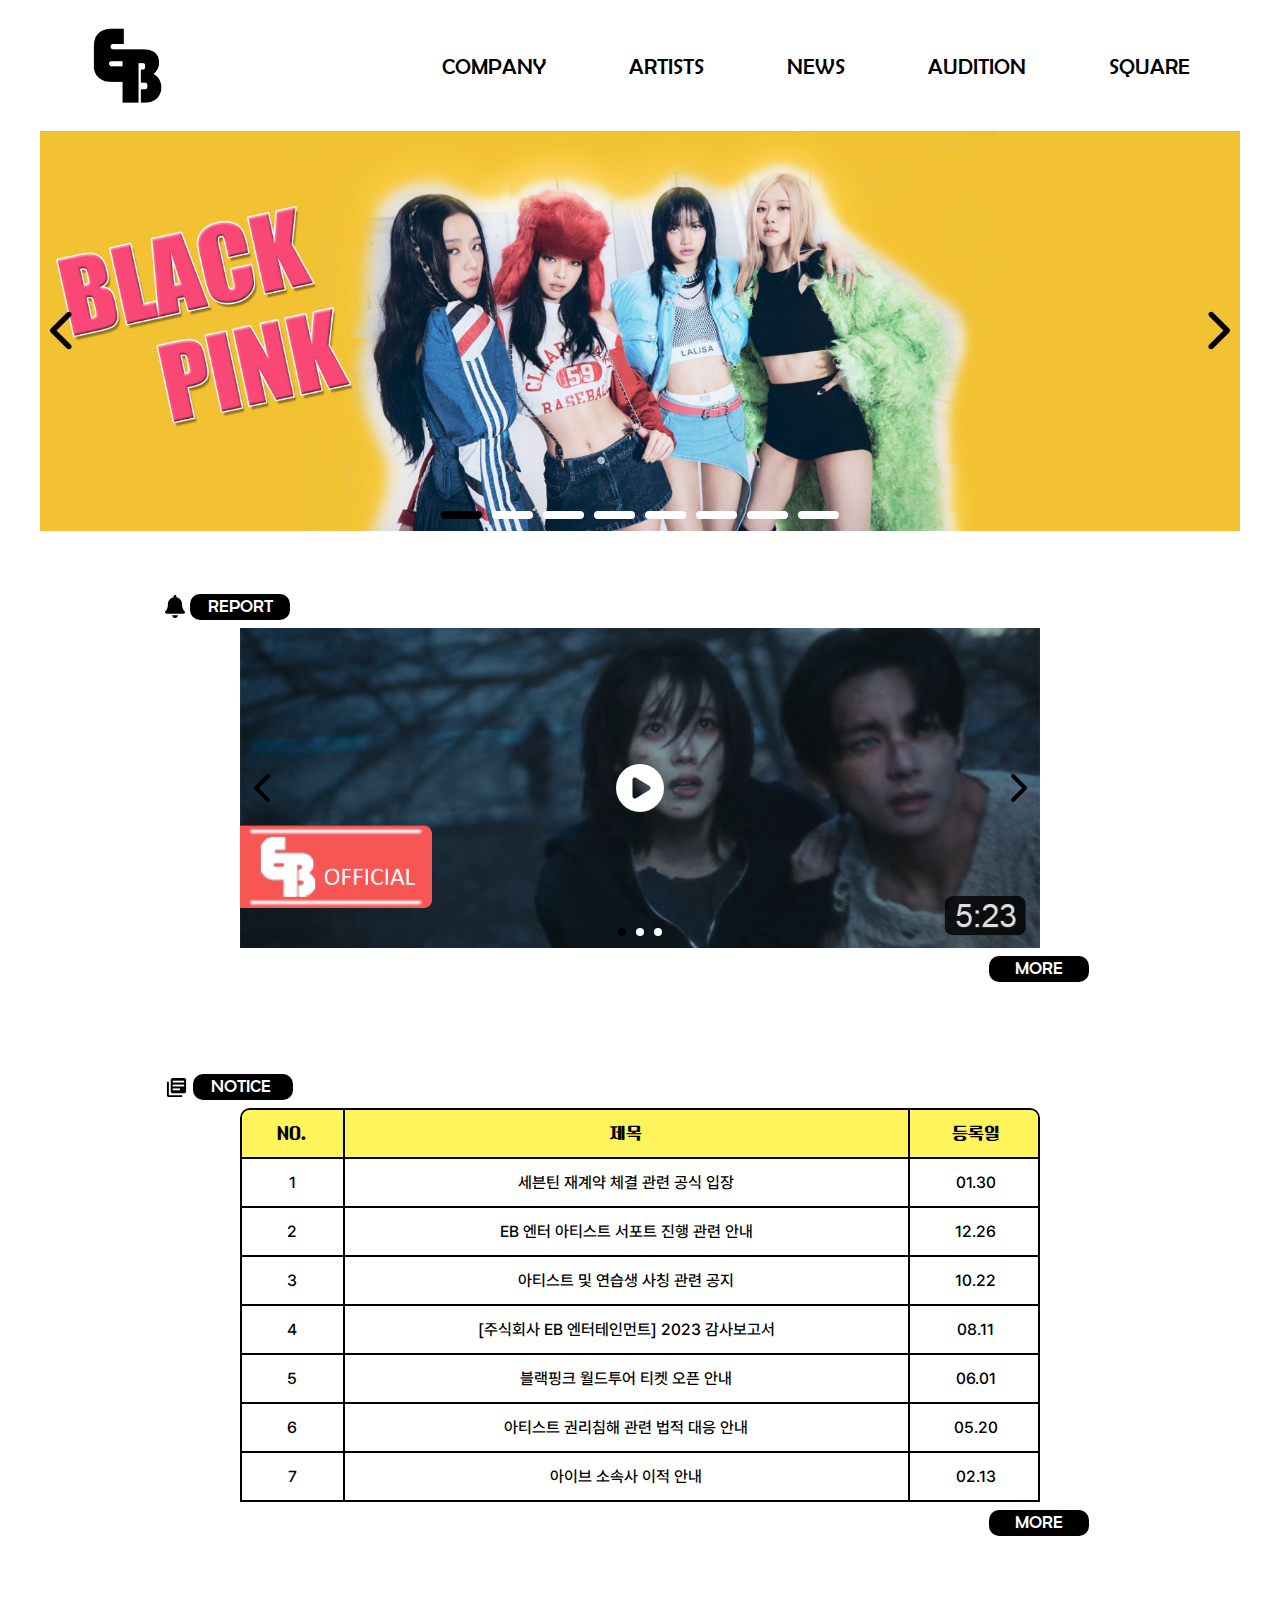
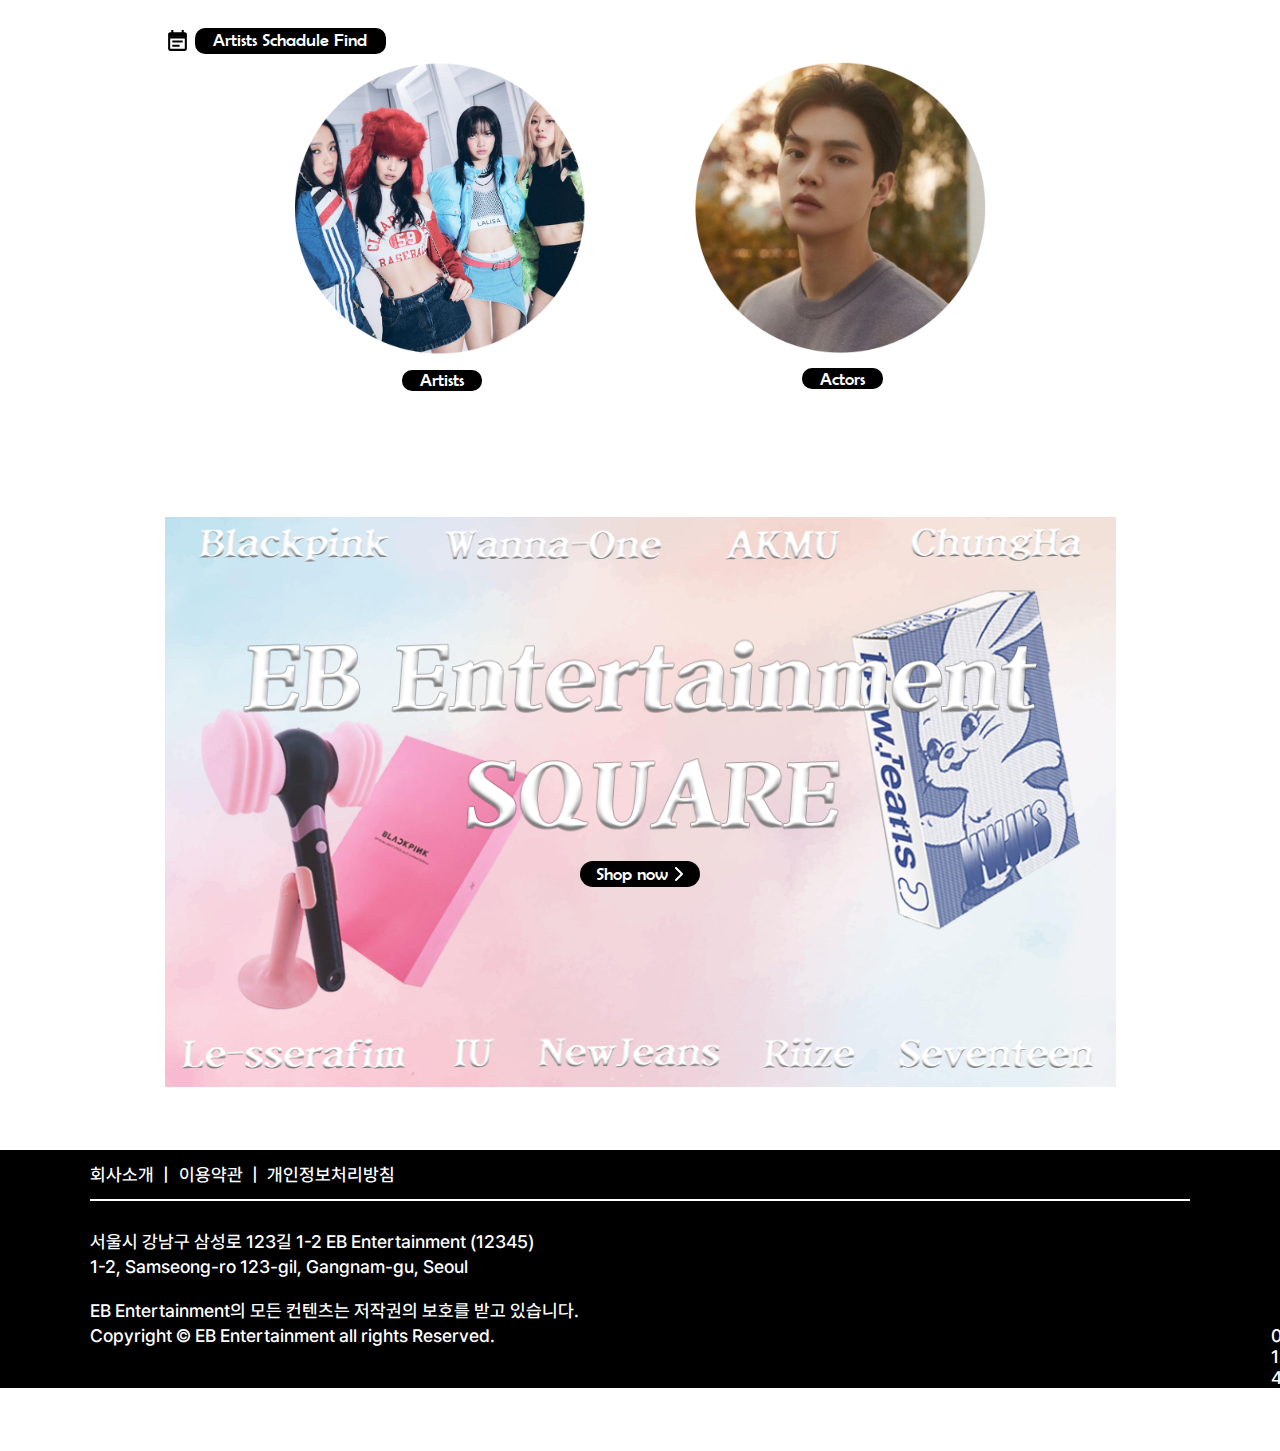
<file: index.html>
<!DOCTYPE html>
<html lang="ko">
<head>
    <meta charset="UTF-8">
    <meta name="viewport" content="width=device-width, initial-scale=1.0">
    <meta property="og:title" content="EB Ent">
    <meta property="og:image" content="./images/img-og.png">
    <meta property="og:description" content="새로운 K-pop의 세계, EB Ent">
    <meta property="og:url" content="https://github.com/eunbi1228/EB-ENT/index.html">
    <link rel="shortcut icon" href="./favicon.png" type="image/x-icon">
    <link rel="stylesheet" href="./css/reset.css">
    <link rel="stylesheet" href="./css/swiper-bundle.min.css">
    <!-- 공통 스타일 -->
    <link rel="stylesheet" href="./css/style.css">
    <!-- index 스타일 -->
    <link rel="stylesheet" href="./css/index.css">
    <script src="./js/swiper-bundle.min.js"></script>
    <script src="./js/jquery.js"></script>
    <script src="./js/index.js"></script>
    <title>EB Ent</title>
</head>
<body>
    <section class="wrap">
        <header class="header">
            <div class="container">
                <h1 class="logo">
                    <a href="./index.html" class="tit">EB Ent</a>
                    <div class="img-box"><a href="./index.html"><img src="./images/logo.png" alt="logo"></a></div>
                </h1>
                <nav>
                    <ul class="main-nav">
                        <li>
                            <a href="./company.html">COMPANY</a>
                            <ul class="sub-nav">
                                <li><a href="./company.html">회사소개</a></li>
                                <li><a href="#">스토리</a></li>
                                <li><a href="#">기업구조</a></li>
                                <li><a href="#">오시는길</a></li>
                            </ul>
                        </li>
                        <li>
                            <a href="./artists.html">ARTISTS</a>
                            <ul class="sub-nav">
                                <li><a href="./artists.html">아티스트</a></li>
                                <li><a href="#">배우</a></li>
                            </ul>
                        </li>
                        <li>
                            <a href="./report.html">NEWS</a>
                            <ul class="sub-nav">
                                <li><a href="./report.html">소식</a></li>
                                <li class="width"><a href="#">공지사항</a></li>
                                <li><a href="#">스케줄</a></li>
                            </ul>
                        </li>
                        <li>
                            <a href="./audition.html">AUDITION</a>
                            <ul class="sub-nav">
                                <li><a href="./audition.html">오디션안내</a></li>
                                <li><a href="#">FAQ</a></li>
                            </ul>
                        </li>
                        <li>
                            <a href="./square.html">SQUARE</a>
                            <ul class="sub-nav">
                                <li><a href="./square.html">굿즈</a></li>
                            </ul>
                        </li>
                    </ul>
                </nav>
            </div>
        </header>
        <section class="sec sec01">
            <div class="container">
                <div class="main">
                    <!-- Slider main container -->
                    <div class="swiper">
                        <!-- Additional required wrapper -->
                        <div class="swiper-wrapper">
                            <!-- Slides -->
                            <div class="swiper-slide swiper-slide01"><a href="#"><img src="./images/img-main01.jpg" alt="main01"></a></div>
                            <div class="swiper-slide swiper-slide02"><a href="#"><img src="./images/img-main02.jpg" alt="main02"></a></div>
                            <div class="swiper-slide swiper-slide03"><a href="#"><img src="./images/img-main03.jpg" alt="main03"></a></div>
                            <div class="swiper-slide swiper-slide04"><a href="#"><img src="./images/img-main04.jpg" alt="main04"></a></div>
                            <div class="swiper-slide swiper-slide05"><a href="#"><img src="./images/img-main05.jpg" alt="main05"></a></div>
                            <div class="swiper-slide swiper-slide06"><a href="#"><img src="./images/img-main06.jpg" alt="main06"></a></div>
                            <div class="swiper-slide swiper-slide07"><a href="#"><img src="./images/img-main07.jpg" alt="main07"></a></div>
                            <div class="swiper-slide swiper-slide08"><a href="#"><img src="./images/img-main08.jpg" alt="main08"></a></div>
                        </div>
                        <!-- If we need pagination -->
                        <div class="swiper-pagination"></div>
                    
                        <!-- If we need navigation buttons -->
                        <div class="swiper-button-prev"></div>
                        <div class="swiper-button-next"></div>
                    </div>
                </div>
            </div>
        </section>
        <section class="sec sec02">
            <div class="container">
                <div class="report">
                    <div class="tit">
                        <h2><span>REPORT</span></h2>
                        <div class="img-box"><img src="./images/ico-bell.svg" alt="ico-bell"></div>
                    </div>
                    <div class="img-box">
                        <a href="#">
                            <svg xmlns="http://www.w3.org/2000/svg" viewBox="0 0 512 512">
                                <path d="M0 256a256 256 0 1 1 512 0A256 256 0 1 1 0 256zM188.3 147.1c-7.6 4.2-12.3 12.3-12.3 20.9V344c0 8.7 4.7 16.7 12.3 20.9s16.8 4.1 24.3-.5l144-88c7.1-4.4 11.5-12.1 11.5-20.5s-4.4-16.1-11.5-20.5l-144-88c-7.4-4.5-16.7-4.7-24.3-.5z"/>
                            </svg>
                        </a>
                    </div>
                    <!-- Slider main container -->
                    <div class="swiper swiper02">
                        <!-- Additional required wrapper -->
                        <div class="swiper-wrapper">
                            <!-- Slides -->
                            <div class="swiper-slide swiper-slide01"><a href="#"><img src="./images/img-main-report01.png" alt="main-report01"></a></div>
                            <div class="swiper-slide swiper-slide02"><a href="#"><img src="./images/img-main-report02.png" alt="main-report02"></a></div>
                            <div class="swiper-slide swiper-slide03"><a href="#"><img src="./images/img-main-report03.png" alt="main-report03"></a></div>
                        </div>
                        <!-- If we need pagination -->
                        <div class="swiper-pagination"></div>
                    
                        <!-- If we need navigation buttons -->
                        <div class="swiper-button-prev"></div>
                        <div class="swiper-button-next"></div>
                    </div>
                    <div class="more"><a href="./report.html"><span>MORE</span></a></div>
                </div>
            </div>
        </section>
        <section class="sec sec03">
            <div class="container">
                <div class="notice">
                    <div class="tit">
                        <h2><span>NOTICE</span></h2>
                        <div class="img-box"><img src="./images/ico-notice.svg" alt="ico-notice"></div>
                    </div>
                    <div class="table-box">
                        <table class="notice-table">
                            <tr>
                                <th>NO.</th>
                                <th>제목</th>
                                <th>등록일</th>
                            </tr>
                            <tr>
                                <td>1</td>
                                <td>세븐틴 재계약 체결 관련 공식 입장</td>
                                <td>01.30</td>
                            </tr>
                            <tr>
                                <td>2</td>
                                <td>EB 엔터 아티스트 서포트 진행 관련 안내 </td>
                                <td>12.26</td>
                            </tr>
                            <tr>
                                <td>3</td>
                                <td>아티스트 및 연습생 사칭 관련 공지</td>
                                <td>10.22</td>
                            </tr>
                            <tr>
                                <td>4</td>
                                <td>[주식회사 EB 엔터테인먼트] 2023 감사보고서</td>
                                <td>08.11</td>
                            </tr>
                            <tr>
                                <td>5</td>
                                <td>블랙핑크 월드투어 티켓 오픈 안내</td>
                                <td>06.01</td>
                            </tr>
                            <tr>
                                <td>6</td>
                                <td>아티스트 권리침해 관련 법적 대응 안내</td>
                                <td>05.20</td>
                            </tr>
                            <tr>
                                <td>7</td>
                                <td>아이브 소속사 이적 안내</td>
                                <td>02.13</td>
                            </tr>
                        </table>
                    </div>
                    <div class="more"><a href="./report.html"><span>MORE</span></a></div>
                </div>
            </div>
        </section>
        <section class="sec sec04">
            <div class="container">
                <div class="tit">
                    <h2><span>Artists Schadule Find</span></h2>
                    <div class="img-box"><img src="./images/ico-scadule.svg" alt="ico-scadule"></div>
                </div>
                <div class="schadule-article">
                    <article>
                        <div class="img-box"><a href="#"><img src="./images/img-art-profile01.png" alt="art-profile"></a></div>
                        <a><span>Artists</span></a>
                    </article>
                    <article>
                        <div class="img-box"><a href="#"><img src="./images/img-act-profile01.png" alt="act-profile"></a></div>
                        <a><span>Actors</span></a>
                    </article>
                </div>
            </div>
        </section>
        <section class="sec sec05">
            <div class="container">
                <div class="square">
                    <div class="img-box"><a href="./square.html"><img src="./images/img-square.png" alt="square"></a></div>
                    <button>
                        <p>Shop now</p>
                        <a href="#">
                            <svg xmlns="http://www.w3.org/2000/svg" viewBox="0 0 320 512">
                                <path d="M310.6 233.4c12.5 12.5 12.5 32.8 0 45.3l-192 192c-12.5 12.5-32.8 12.5-45.3 0s-12.5-32.8 0-45.3L242.7 256 73.4 86.6c-12.5-12.5-12.5-32.8 0-45.3s32.8-12.5 45.3 0l192 192z"/>
                            </svg>
                        </a>
                    </button>
                </div>
            </div>
        </section>
        <footer class="footer">       
            <div class="container">
                <div class="f-left">
                    <nav class="f-nav">
                        <a href="./company.html"><p>회사소개</p></a> |
                        <a href="#"><p>이용약관</p></a> |
                        <a href="#"><p>개인정보처리방침</p></a>
                    </nav>
                    <address>
                        서울시 강남구 삼성로 123길 1-2 EB Entertainment (12345) <br>
                        1-2, Samseong-ro 123-gil, Gangnam-gu, Seoul
                    </address>
                    <p>
                        EB Entertainment의 모든 컨텐츠는 저작권의 보호를 받고 있습니다. <br>
                        Copyright © EB Entertainment all rights Reserved.
                    </p>
                </div>
                <div class="f-right">
                    <ul class="sns">
                        <li class="facebook">
                            <!-- facebook -->
                            <a href="#">
                                <svg xmlns="http://www.w3.org/2000/svg" viewBox="0 0 320 512">
                                    <path d="M80 299.3V512H196V299.3h86.5l18-97.8H196V166.9c0-51.7 20.3-71.5 72.7-71.5c16.3 0 29.4 .4 37 1.2V7.9C291.4 4 256.4 0 236.2 0C129.3 0 80 50.5 80 159.4v42.1H14v97.8H80z"/>
                                </svg>
                            </a>
                        </li>
                        <li class="twitter">
                            <!-- twitter -->
                            <a href="#">
                                <svg xmlns="http://www.w3.org/2000/svg" viewBox="0 0 512 512">
                                    <path d="M389.2 48h70.6L305.6 224.2 487 464H345L233.7 318.6 106.5 464H35.8L200.7 275.5 26.8 48H172.4L272.9 180.9 389.2 48zM364.4 421.8h39.1L151.1 88h-42L364.4 421.8z"/>
                                </svg>
                            </a>
                        </li>
                        <li class="instagram">
                            <!-- instagram -->
                            <a href="#">
                                <svg xmlns="http://www.w3.org/2000/svg" viewBox="0 0 448 512">
                                    <path d="M224.1 141c-63.6 0-114.9 51.3-114.9 114.9s51.3 114.9 114.9 114.9S339 319.5 339 255.9 287.7 141 224.1 141zm0 189.6c-41.1 0-74.7-33.5-74.7-74.7s33.5-74.7 74.7-74.7 74.7 33.5 74.7 74.7-33.6 74.7-74.7 74.7zm146.4-194.3c0 14.9-12 26.8-26.8 26.8-14.9 0-26.8-12-26.8-26.8s12-26.8 26.8-26.8 26.8 12 26.8 26.8zm76.1 27.2c-1.7-35.9-9.9-67.7-36.2-93.9-26.2-26.2-58-34.4-93.9-36.2-37-2.1-147.9-2.1-184.9 0-35.8 1.7-67.6 9.9-93.9 36.1s-34.4 58-36.2 93.9c-2.1 37-2.1 147.9 0 184.9 1.7 35.9 9.9 67.7 36.2 93.9s58 34.4 93.9 36.2c37 2.1 147.9 2.1 184.9 0 35.9-1.7 67.7-9.9 93.9-36.2 26.2-26.2 34.4-58 36.2-93.9 2.1-37 2.1-147.8 0-184.8zM398.8 388c-7.8 19.6-22.9 34.7-42.6 42.6-29.5 11.7-99.5 9-132.1 9s-102.7 2.6-132.1-9c-19.6-7.8-34.7-22.9-42.6-42.6-11.7-29.5-9-99.5-9-132.1s-2.6-102.7 9-132.1c7.8-19.6 22.9-34.7 42.6-42.6 29.5-11.7 99.5-9 132.1-9s102.7-2.6 132.1 9c19.6 7.8 34.7 22.9 42.6 42.6 11.7 29.5 9 99.5 9 132.1s2.7 102.7-9 132.1z"/>
                                </svg>
                            </a>
                        </li>
                        <li class="youtube">
                            <!-- youtube -->
                            <a href="#">
                                <svg xmlns="http://www.w3.org/2000/svg" viewBox="0 0 576 512">
                                    <path d="M549.7 124.1c-6.3-23.7-24.8-42.3-48.3-48.6C458.8 64 288 64 288 64S117.2 64 74.6 75.5c-23.5 6.3-42 24.9-48.3 48.6-11.4 42.9-11.4 132.3-11.4 132.3s0 89.4 11.4 132.3c6.3 23.7 24.8 41.5 48.3 47.8C117.2 448 288 448 288 448s170.8 0 213.4-11.5c23.5-6.3 42-24.2 48.3-47.8 11.4-42.9 11.4-132.3 11.4-132.3s0-89.4-11.4-132.3zm-317.5 213.5V175.2l142.7 81.2-142.7 81.2z"/>
                                </svg>
                            </a>
                        </li>
                    </ul>
                    <p>02-123-4567 / 02-765-4321</p>
                </div>
            </div>
        </footer>
    </section>

    <script>
        // sub-nav jquery 이벤트
        $('.main-nav').mouseover(function(){
            $('.header').addClass('active');
            $('.sub-nav').slideDown(300);
        })
        $('.header').mouseleave(function(){
            $('.header').removeClass('active');
            $('.sub-nav').slideUp(300);
        })
    </script>
</body>
</html>
</file>
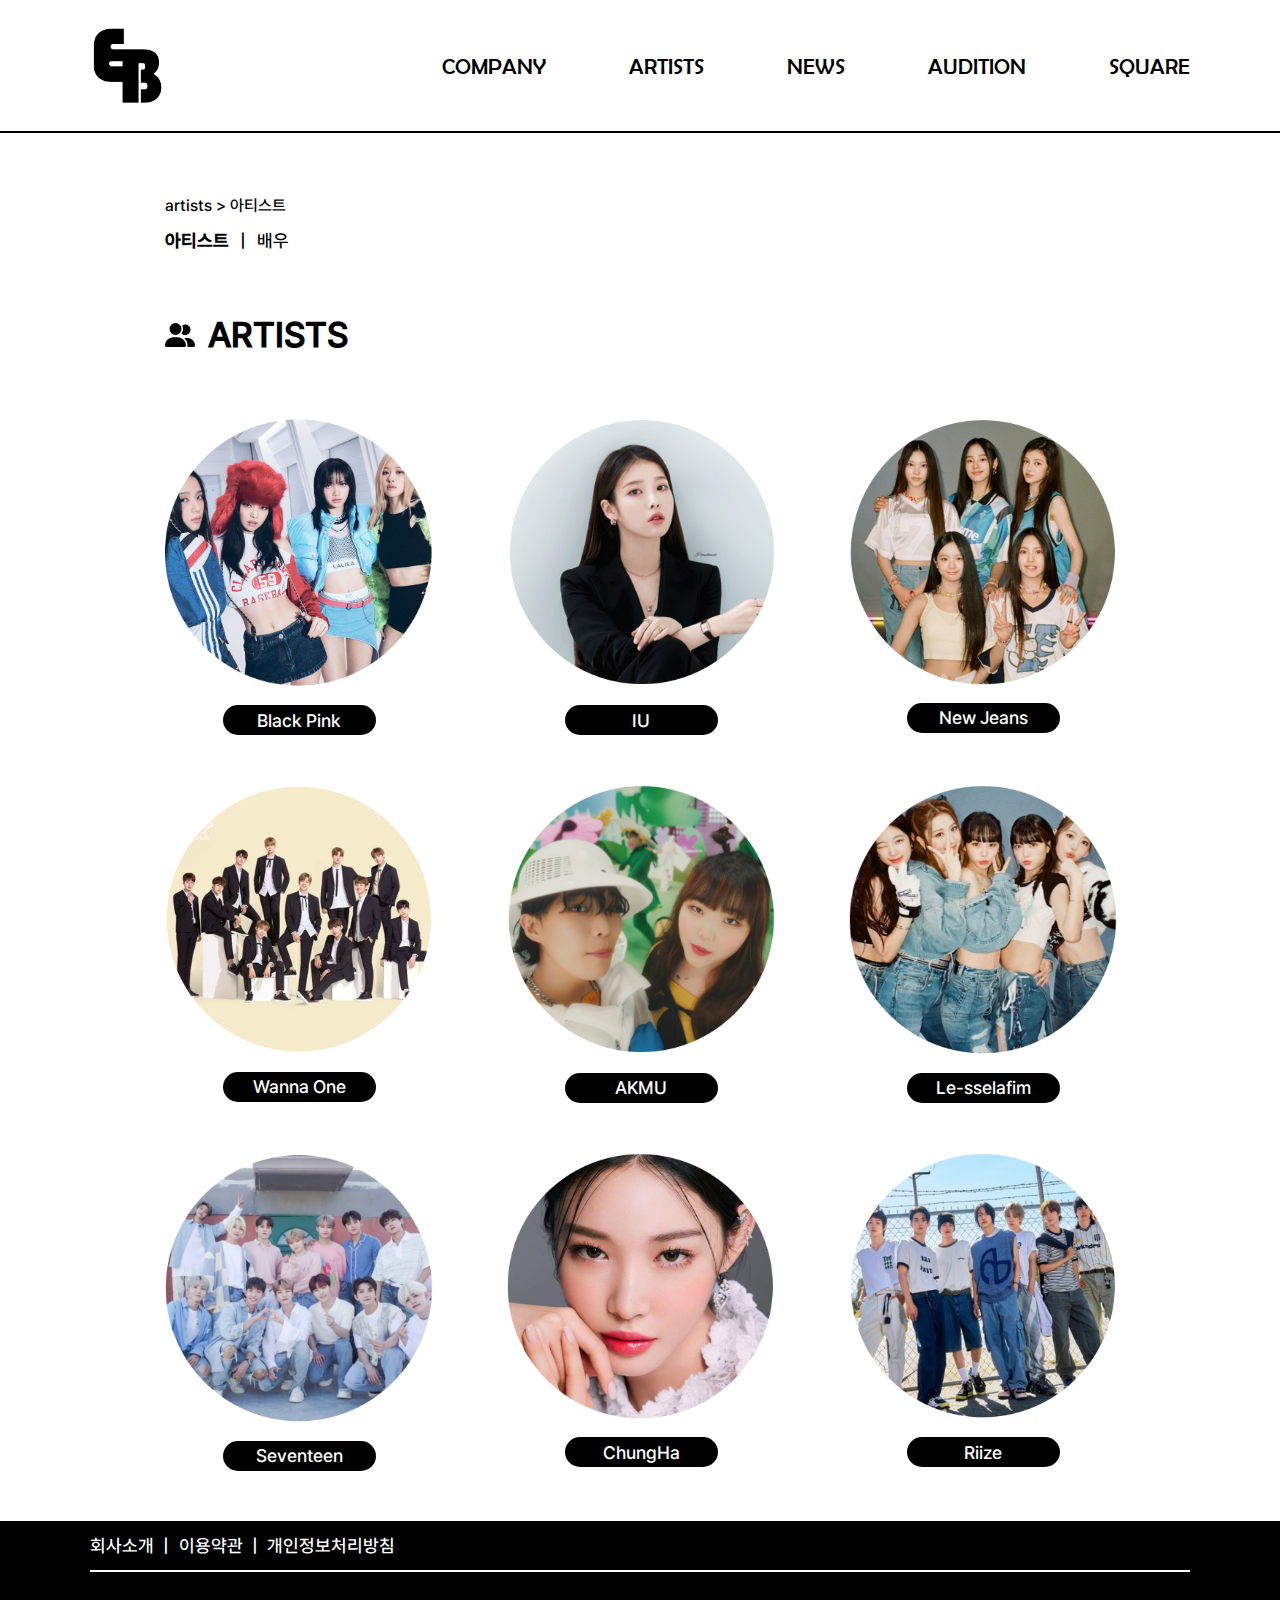
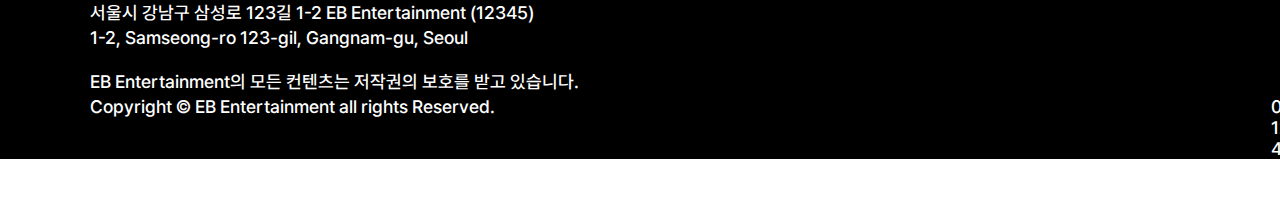
<file: artists.html>
<!DOCTYPE html>
<html lang="ko">
<head>
    <meta charset="UTF-8">
    <meta name="viewport" content="width=device-width, initial-scale=1.0">
    <meta property="og:title" content="EB Ent">
    <meta property="og:image" content="./images/img-og.png">
    <meta property="og:description" content="새로운 K-pop의 세계, EB Ent">
    <meta property="og:url" content="https://github.com/eunbi1228/EB-ENT/index.html">
    <link rel="shortcut icon" href="./favicon.png" type="image/x-icon">
    <link rel="stylesheet" href="./css/reset.css">
    <link rel="stylesheet" href="./css/swiper-bundle.min.css">
    <!-- 공통 스타일 -->
    <link rel="stylesheet" href="./css/style.css">
    <!-- artists 스타일 -->
    <link rel="stylesheet" href="./css/artists.css">
    <script src="./js/swiper-bundle.min.js"></script>
    <script src="./js/jquery.js"></script>
    <script src="./js/index.js"></script>
    <title>EB Ent</title>
</head>
<body>
    <section class="wrap">
        <header class="header">
            <div class="container">
                <h1 class="logo">
                    <a href="./index.html" class="tit">EB Ent</a>
                    <div class="img-box"><a href="./index.html"><img src="./images/logo.png" alt="logo"></a></div>
                </h1>
                <nav>
                    <ul class="main-nav">
                        <li>
                            <a href="./company.html">COMPANY</a>
                            <ul class="sub-nav">
                                <li><a href="./company.html">회사소개</a></li>
                                <li><a href="#">스토리</a></li>
                                <li><a href="#">기업구조</a></li>
                                <li><a href="#">오시는길</a></li>
                            </ul>
                        </li>
                        <li>
                            <a href="./artists.html">ARTISTS</a>
                            <ul class="sub-nav">
                                <li><a href="./artists.html">아티스트</a></li>
                                <li><a href="#">배우</a></li>
                            </ul>
                        </li>
                        <li>
                            <a href="./report.html">NEWS</a>
                            <ul class="sub-nav">
                                <li><a href="./report.html">소식</a></li>
                                <li class="width"><a href="#">공지사항</a></li>
                                <li><a href="#">스케줄</a></li>
                            </ul>
                        </li>
                        <li>
                            <a href="./audition.html">AUDITION</a>
                            <ul class="sub-nav">
                                <li><a href="./audition.html">오디션안내</a></li>
                                <li><a href="#">FAQ</a></li>
                            </ul>
                        </li>
                        <li>
                            <a href="./square.html">SQUARE</a>
                            <ul class="sub-nav">
                                <li><a href="./square.html">굿즈</a></li>
                            </ul>
                        </li>
                    </ul>
                </nav>
            </div>
        </header>
        <section class="sec">
            <div class="container">
                <div class="location">artists > 아티스트</div>
                <nav>
                    <ul class="local-nav">
                        <li><a href="./artists.html">아티스트</a></li> |
                        <li><a href="#">배우</a></li>
                    </ul>
                </nav>
                <section class="sec-txt">
                    <h2><img src="./images/ico-artist.svg" alt="ico-artist"><span>ARTISTS</span></h2>
                    <div class="sec-art">
                        <article>
                            <div class="img-box"><img src="./images/img-art-profile01.png" alt="art-profile01"></div>
                            <p><span>Black Pink</span></p>
                        </article>
                        <article>
                            <div class="img-box"><img src="./images/img-art-profile02.png" alt="art-profile02"></div>
                            <p><span>IU</span></p>
                        </article>
                        <article>
                            <div class="img-box"><img src="./images/img-art-profile03.png" alt="art-profile03"></div>
                            <p><span>New Jeans</span></p>
                        </article>
                        <article>
                            <div class="img-box"><img src="./images/img-art-profile04.png" alt="art-profile04"></div>
                            <p><span>Wanna One</span></p>
                        </article>
                        <article>
                            <div class="img-box"><img src="./images/img-art-profile05.png" alt="art-profile05"></div>
                            <p><span>AKMU</span></p>
                        </article>
                        <article>
                            <div class="img-box"><img src="./images/img-art-profile06.png" alt="art-profile06"></div>
                            <p><span>Le-sselafim</span></p>
                        </article>
                        <article>
                            <div class="img-box"><img src="./images/img-art-profile07.png" alt="art-profile07"></div>
                            <p><span>Seventeen</span></p>
                        </article>
                        <article>
                            <div class="img-box"><img src="./images/img-art-profile08.png" alt="art-profile08"></div>
                            <p><span>ChungHa</span></p>
                        </article>
                        <article>
                            <div class="img-box"><img src="./images/img-art-profile09.png" alt="art-profile09"></div>
                            <p><span>Riize</span></p>
                        </article>
                    </div>
                </section>
            </div>
        </section>
        <footer class="footer">       
            <div class="container">
                <div class="f-left">
                    <nav class="f-nav">
                        <a href="./company.html"><p>회사소개</p></a> |
                        <a href="#"><p>이용약관</p></a> |
                        <a href="#"><p>개인정보처리방침</p></a>
                    </nav>
                    <address>
                        서울시 강남구 삼성로 123길 1-2 EB Entertainment (12345) <br>
                        1-2, Samseong-ro 123-gil, Gangnam-gu, Seoul
                    </address>
                    <p>
                        EB Entertainment의 모든 컨텐츠는 저작권의 보호를 받고 있습니다. <br>
                        Copyright © EB Entertainment all rights Reserved.
                    </p>
                </div>
                <div class="f-right">
                    <ul class="sns">
                        <li class="facebook">
                            <!-- facebook -->
                            <a href="#">
                                <svg xmlns="http://www.w3.org/2000/svg" viewBox="0 0 320 512">
                                    <path d="M80 299.3V512H196V299.3h86.5l18-97.8H196V166.9c0-51.7 20.3-71.5 72.7-71.5c16.3 0 29.4 .4 37 1.2V7.9C291.4 4 256.4 0 236.2 0C129.3 0 80 50.5 80 159.4v42.1H14v97.8H80z"/>
                                </svg>
                            </a>
                        </li>
                        <li class="twitter">
                            <!-- twitter -->
                            <a href="#">
                                <svg xmlns="http://www.w3.org/2000/svg" viewBox="0 0 512 512">
                                    <path d="M389.2 48h70.6L305.6 224.2 487 464H345L233.7 318.6 106.5 464H35.8L200.7 275.5 26.8 48H172.4L272.9 180.9 389.2 48zM364.4 421.8h39.1L151.1 88h-42L364.4 421.8z"/>
                                </svg>
                            </a>
                        </li>
                        <li class="instagram">
                            <!-- instagram -->
                            <a href="#">
                                <svg xmlns="http://www.w3.org/2000/svg" viewBox="0 0 448 512">
                                    <path d="M224.1 141c-63.6 0-114.9 51.3-114.9 114.9s51.3 114.9 114.9 114.9S339 319.5 339 255.9 287.7 141 224.1 141zm0 189.6c-41.1 0-74.7-33.5-74.7-74.7s33.5-74.7 74.7-74.7 74.7 33.5 74.7 74.7-33.6 74.7-74.7 74.7zm146.4-194.3c0 14.9-12 26.8-26.8 26.8-14.9 0-26.8-12-26.8-26.8s12-26.8 26.8-26.8 26.8 12 26.8 26.8zm76.1 27.2c-1.7-35.9-9.9-67.7-36.2-93.9-26.2-26.2-58-34.4-93.9-36.2-37-2.1-147.9-2.1-184.9 0-35.8 1.7-67.6 9.9-93.9 36.1s-34.4 58-36.2 93.9c-2.1 37-2.1 147.9 0 184.9 1.7 35.9 9.9 67.7 36.2 93.9s58 34.4 93.9 36.2c37 2.1 147.9 2.1 184.9 0 35.9-1.7 67.7-9.9 93.9-36.2 26.2-26.2 34.4-58 36.2-93.9 2.1-37 2.1-147.8 0-184.8zM398.8 388c-7.8 19.6-22.9 34.7-42.6 42.6-29.5 11.7-99.5 9-132.1 9s-102.7 2.6-132.1-9c-19.6-7.8-34.7-22.9-42.6-42.6-11.7-29.5-9-99.5-9-132.1s-2.6-102.7 9-132.1c7.8-19.6 22.9-34.7 42.6-42.6 29.5-11.7 99.5-9 132.1-9s102.7-2.6 132.1 9c19.6 7.8 34.7 22.9 42.6 42.6 11.7 29.5 9 99.5 9 132.1s2.7 102.7-9 132.1z"/>
                                </svg>
                            </a>
                        </li>
                        <li class="youtube">
                            <!-- youtube -->
                            <a href="#">
                                <svg xmlns="http://www.w3.org/2000/svg" viewBox="0 0 576 512">
                                    <path d="M549.7 124.1c-6.3-23.7-24.8-42.3-48.3-48.6C458.8 64 288 64 288 64S117.2 64 74.6 75.5c-23.5 6.3-42 24.9-48.3 48.6-11.4 42.9-11.4 132.3-11.4 132.3s0 89.4 11.4 132.3c6.3 23.7 24.8 41.5 48.3 47.8C117.2 448 288 448 288 448s170.8 0 213.4-11.5c23.5-6.3 42-24.2 48.3-47.8 11.4-42.9 11.4-132.3 11.4-132.3s0-89.4-11.4-132.3zm-317.5 213.5V175.2l142.7 81.2-142.7 81.2z"/>
                                </svg>
                            </a>
                        </li>
                    </ul>
                    <p>02-123-4567 / 02-765-4321</p>
                </div>
            </div>
        </footer>
    </section>

    <script>
        // sub-nav jquery 이벤트
        $('.main-nav').mouseover(function(){
            $('.header').addClass('active');
            $('.sub-nav').slideDown(300);
        })
        $('.header').mouseleave(function(){
            $('.header').removeClass('active');
            $('.sub-nav').slideUp(300);
        })
    </script>
</body>
</html>
</file>
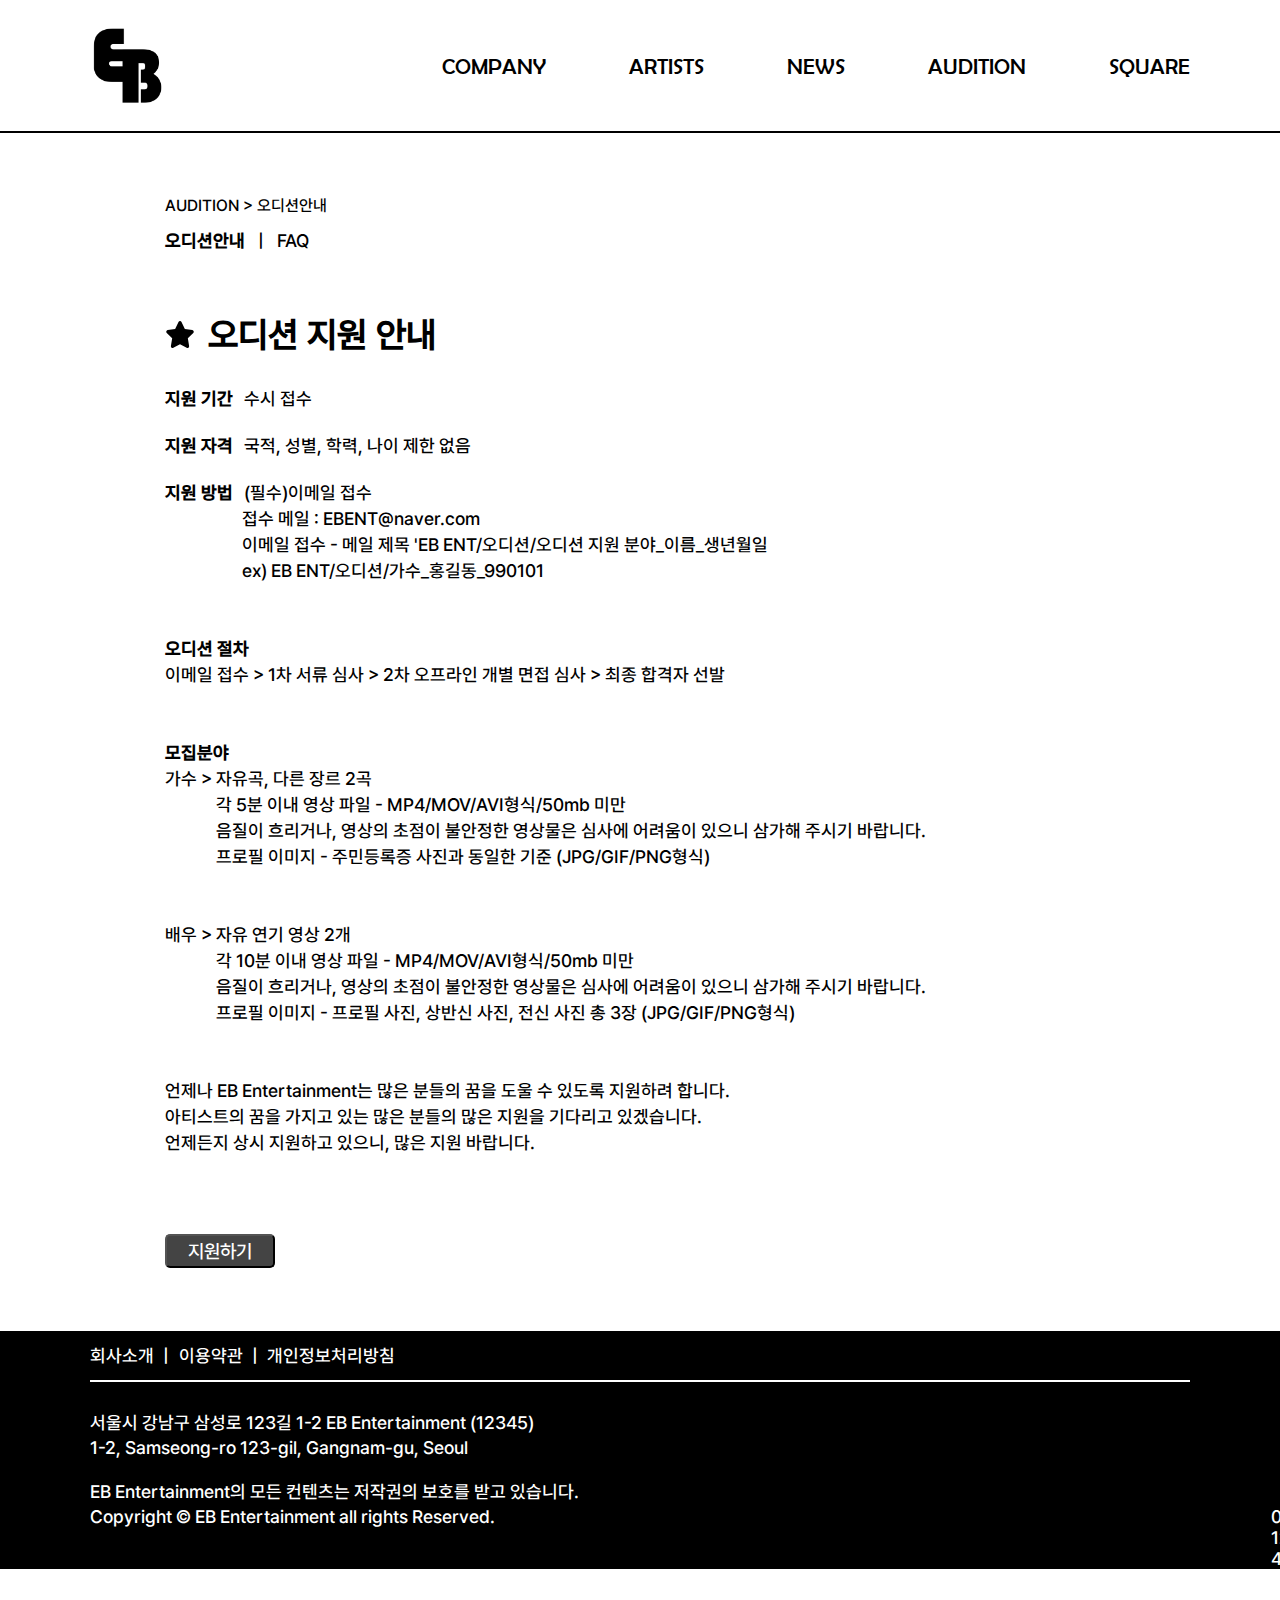
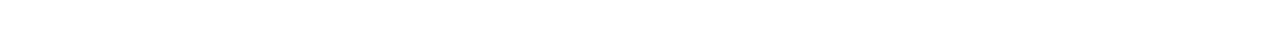
<file: audition.html>
<!DOCTYPE html>
<html lang="ko">
<head>
    <meta charset="UTF-8">
    <meta name="viewport" content="width=device-width, initial-scale=1.0">
    <meta property="og:title" content="EB Ent">
    <meta property="og:image" content="./images/img-og.png">
    <meta property="og:description" content="새로운 K-pop의 세계, EB Ent">
    <meta property="og:url" content="https://github.com/eunbi1228/EB-ENT/index.html">
    <link rel="shortcut icon" href="./favicon.png" type="image/x-icon">
    <link rel="stylesheet" href="./css/reset.css">
    <link rel="stylesheet" href="./css/swiper-bundle.min.css">
    <!-- 공통 스타일 -->
    <link rel="stylesheet" href="./css/style.css">
    <!-- audition 스타일 -->
    <link rel="stylesheet" href="./css/audition.css">
    <script src="./js/swiper-bundle.min.js"></script>
    <script src="./js/jquery.js"></script>
    <script src="./js/index.js"></script>
    <title>EB Ent</title>
</head>
<body>
    <section class="wrap">
        <header class="header">
            <div class="container">
                <h1 class="logo">
                    <a href="./index.html" class="tit">EB Ent</a>
                    <div class="img-box"><a href="./index.html"><img src="./images/logo.png" alt="logo"></a></div>
                </h1>
                <nav>
                    <ul class="main-nav">
                        <li>
                            <a href="./company.html">COMPANY</a>
                            <ul class="sub-nav">
                                <li><a href="./company.html">회사소개</a></li>
                                <li><a href="#">스토리</a></li>
                                <li><a href="#">기업구조</a></li>
                                <li><a href="#">오시는길</a></li>
                            </ul>
                        </li>
                        <li>
                            <a href="./artists.html">ARTISTS</a>
                            <ul class="sub-nav">
                                <li><a href="./artists.html">아티스트</a></li>
                                <li><a href="#">배우</a></li>
                            </ul>
                        </li>
                        <li>
                            <a href="./report.html">NEWS</a>
                            <ul class="sub-nav">
                                <li><a href="./report.html">소식</a></li>
                                <li class="width"><a href="#">공지사항</a></li>
                                <li><a href="#">스케줄</a></li>
                            </ul>
                        </li>
                        <li>
                            <a href="./audition.html">AUDITION</a>
                            <ul class="sub-nav">
                                <li><a href="/audition.html">오디션안내</a></li>
                                <li><a href="#">FAQ</a></li>
                            </ul>
                        </li>
                        <li>
                            <a href="./square.html">SQUARE</a>
                            <ul class="sub-nav">
                                <li><a href="./square.html">굿즈</a></li>
                            </ul>
                        </li>
                    </ul>
                </nav>
            </div>
        </header>
        <section class="sec">
            <div class="container">
                <div class="location">AUDITION > 오디션안내</div>
                <nav>
                    <ul class="local-nav">
                        <li><a href="./audition.html">오디션안내</a></li> |
                        <li><a href="#">FAQ</a></li>
                    </ul>
                </nav>
                <section class="sec-txt">
                    <h2><img src="./images/ico-audition.svg" alt="ico-audition"><span>오디션 지원 안내</span></h2>
                    <p><strong>지원 기간</strong>수시 접수</p><br>
                    <p><strong>지원 자격</strong>국적, 성별, 학력, 나이 제한 없음</p><br>
                    <p>
                        <strong>지원 방법</strong>(필수)이메일 접수<br>
                        <span class="span01">접수 메일 : EBENT@naver.com<br></span>
                        <span class="span01">이메일 접수 - 메일 제목 'EB ENT/오디션/오디션 지원 분야_이름_생년월일<br></span>
                        <span class="span01">ex) EB ENT/오디션/가수_홍길동_990101<br><br><br></span>
                    </p>
                    <p>
                        <strong>오디션 절차</strong><br>
                        이메일 접수 > 1차 서류 심사 > 2차 오프라인 개별 면접 심사 > 최종 합격자 선발<br><br><br>
                    </p>
                    <p>
                        <strong>모집분야</strong><br>
                        가수 > 자유곡, 다른 장르 2곡<br>
                        <span>각 5분 이내 영상 파일 - MP4/MOV/AVI형식/50mb 미만<br></span>
                        <span>음질이 흐리거나, 영상의 초점이 불안정한 영상물은 심사에 어려움이 있으니 삼가해 주시기 바랍니다.<br></span>
                        <span>프로필 이미지 - 주민등록증 사진과 동일한 기준 (JPG/GIF/PNG형식)<br><br><br></span>
                    </p>
                    <p>
                        배우 > 자유 연기 영상 2개<br>
                        <span>각 10분 이내 영상 파일 - MP4/MOV/AVI형식/50mb 미만<br></span>
                        <span>음질이 흐리거나, 영상의 초점이 불안정한 영상물은 심사에 어려움이 있으니 삼가해 주시기 바랍니다.<br></span>
                        <span>프로필 이미지 - 프로필 사진, 상반신 사진, 전신 사진 총 3장 (JPG/GIF/PNG형식)<br><br><br></span>
                    </p>
                    <p>
                        언제나 EB Entertainment는 많은 분들의 꿈을 도울 수 있도록 지원하려 합니다.<br>
                        아티스트의 꿈을 가지고 있는 많은 분들의 많은 지원을 기다리고 있겠습니다.<br>
                        언제든지 상시 지원하고 있으니, 많은 지원 바랍니다.<br><br><br><br>
                    </p>
                    <button><a href="#">지원하기</a></button>
                </section>
            </div>
        </section>
        <footer class="footer">       
            <div class="container">
                <div class="f-left">
                    <nav class="f-nav">
                        <a href="./company.html"><p>회사소개</p></a> |
                        <a href="#"><p>이용약관</p></a> |
                        <a href="#"><p>개인정보처리방침</p></a>
                    </nav>
                    <address>
                        서울시 강남구 삼성로 123길 1-2 EB Entertainment (12345) <br>
                        1-2, Samseong-ro 123-gil, Gangnam-gu, Seoul
                    </address>
                    <p>
                        EB Entertainment의 모든 컨텐츠는 저작권의 보호를 받고 있습니다. <br>
                        Copyright © EB Entertainment all rights Reserved.
                    </p>
                </div>
                <div class="f-right">
                    <ul class="sns">
                        <li class="facebook">
                            <!-- facebook -->
                            <a href="#">
                                <svg xmlns="http://www.w3.org/2000/svg" viewBox="0 0 320 512">
                                    <path d="M80 299.3V512H196V299.3h86.5l18-97.8H196V166.9c0-51.7 20.3-71.5 72.7-71.5c16.3 0 29.4 .4 37 1.2V7.9C291.4 4 256.4 0 236.2 0C129.3 0 80 50.5 80 159.4v42.1H14v97.8H80z"/>
                                </svg>
                            </a>
                        </li>
                        <li class="twitter">
                            <!-- twitter -->
                            <a href="#">
                                <svg xmlns="http://www.w3.org/2000/svg" viewBox="0 0 512 512">
                                    <path d="M389.2 48h70.6L305.6 224.2 487 464H345L233.7 318.6 106.5 464H35.8L200.7 275.5 26.8 48H172.4L272.9 180.9 389.2 48zM364.4 421.8h39.1L151.1 88h-42L364.4 421.8z"/>
                                </svg>
                            </a>
                        </li>
                        <li class="instagram">
                            <!-- instagram -->
                            <a href="#">
                                <svg xmlns="http://www.w3.org/2000/svg" viewBox="0 0 448 512">
                                    <path d="M224.1 141c-63.6 0-114.9 51.3-114.9 114.9s51.3 114.9 114.9 114.9S339 319.5 339 255.9 287.7 141 224.1 141zm0 189.6c-41.1 0-74.7-33.5-74.7-74.7s33.5-74.7 74.7-74.7 74.7 33.5 74.7 74.7-33.6 74.7-74.7 74.7zm146.4-194.3c0 14.9-12 26.8-26.8 26.8-14.9 0-26.8-12-26.8-26.8s12-26.8 26.8-26.8 26.8 12 26.8 26.8zm76.1 27.2c-1.7-35.9-9.9-67.7-36.2-93.9-26.2-26.2-58-34.4-93.9-36.2-37-2.1-147.9-2.1-184.9 0-35.8 1.7-67.6 9.9-93.9 36.1s-34.4 58-36.2 93.9c-2.1 37-2.1 147.9 0 184.9 1.7 35.9 9.9 67.7 36.2 93.9s58 34.4 93.9 36.2c37 2.1 147.9 2.1 184.9 0 35.9-1.7 67.7-9.9 93.9-36.2 26.2-26.2 34.4-58 36.2-93.9 2.1-37 2.1-147.8 0-184.8zM398.8 388c-7.8 19.6-22.9 34.7-42.6 42.6-29.5 11.7-99.5 9-132.1 9s-102.7 2.6-132.1-9c-19.6-7.8-34.7-22.9-42.6-42.6-11.7-29.5-9-99.5-9-132.1s-2.6-102.7 9-132.1c7.8-19.6 22.9-34.7 42.6-42.6 29.5-11.7 99.5-9 132.1-9s102.7-2.6 132.1 9c19.6 7.8 34.7 22.9 42.6 42.6 11.7 29.5 9 99.5 9 132.1s2.7 102.7-9 132.1z"/>
                                </svg>
                            </a>
                        </li>
                        <li class="youtube">
                            <!-- youtube -->
                            <a href="#">
                                <svg xmlns="http://www.w3.org/2000/svg" viewBox="0 0 576 512">
                                    <path d="M549.7 124.1c-6.3-23.7-24.8-42.3-48.3-48.6C458.8 64 288 64 288 64S117.2 64 74.6 75.5c-23.5 6.3-42 24.9-48.3 48.6-11.4 42.9-11.4 132.3-11.4 132.3s0 89.4 11.4 132.3c6.3 23.7 24.8 41.5 48.3 47.8C117.2 448 288 448 288 448s170.8 0 213.4-11.5c23.5-6.3 42-24.2 48.3-47.8 11.4-42.9 11.4-132.3 11.4-132.3s0-89.4-11.4-132.3zm-317.5 213.5V175.2l142.7 81.2-142.7 81.2z"/>
                                </svg>
                            </a>
                        </li>
                    </ul>
                    <p>02-123-4567 / 02-765-4321</p>
                </div>
            </div>
        </footer>
    </section>

    <script>
        // sub-nav jquery 이벤트
        $('.main-nav').mouseover(function(){
            $('.header').addClass('active');
            $('.sub-nav').slideDown(300);
        })
        $('.header').mouseleave(function(){
            $('.header').removeClass('active');
            $('.sub-nav').slideUp(300);
        })
    </script>
</body>
</html>
</file>
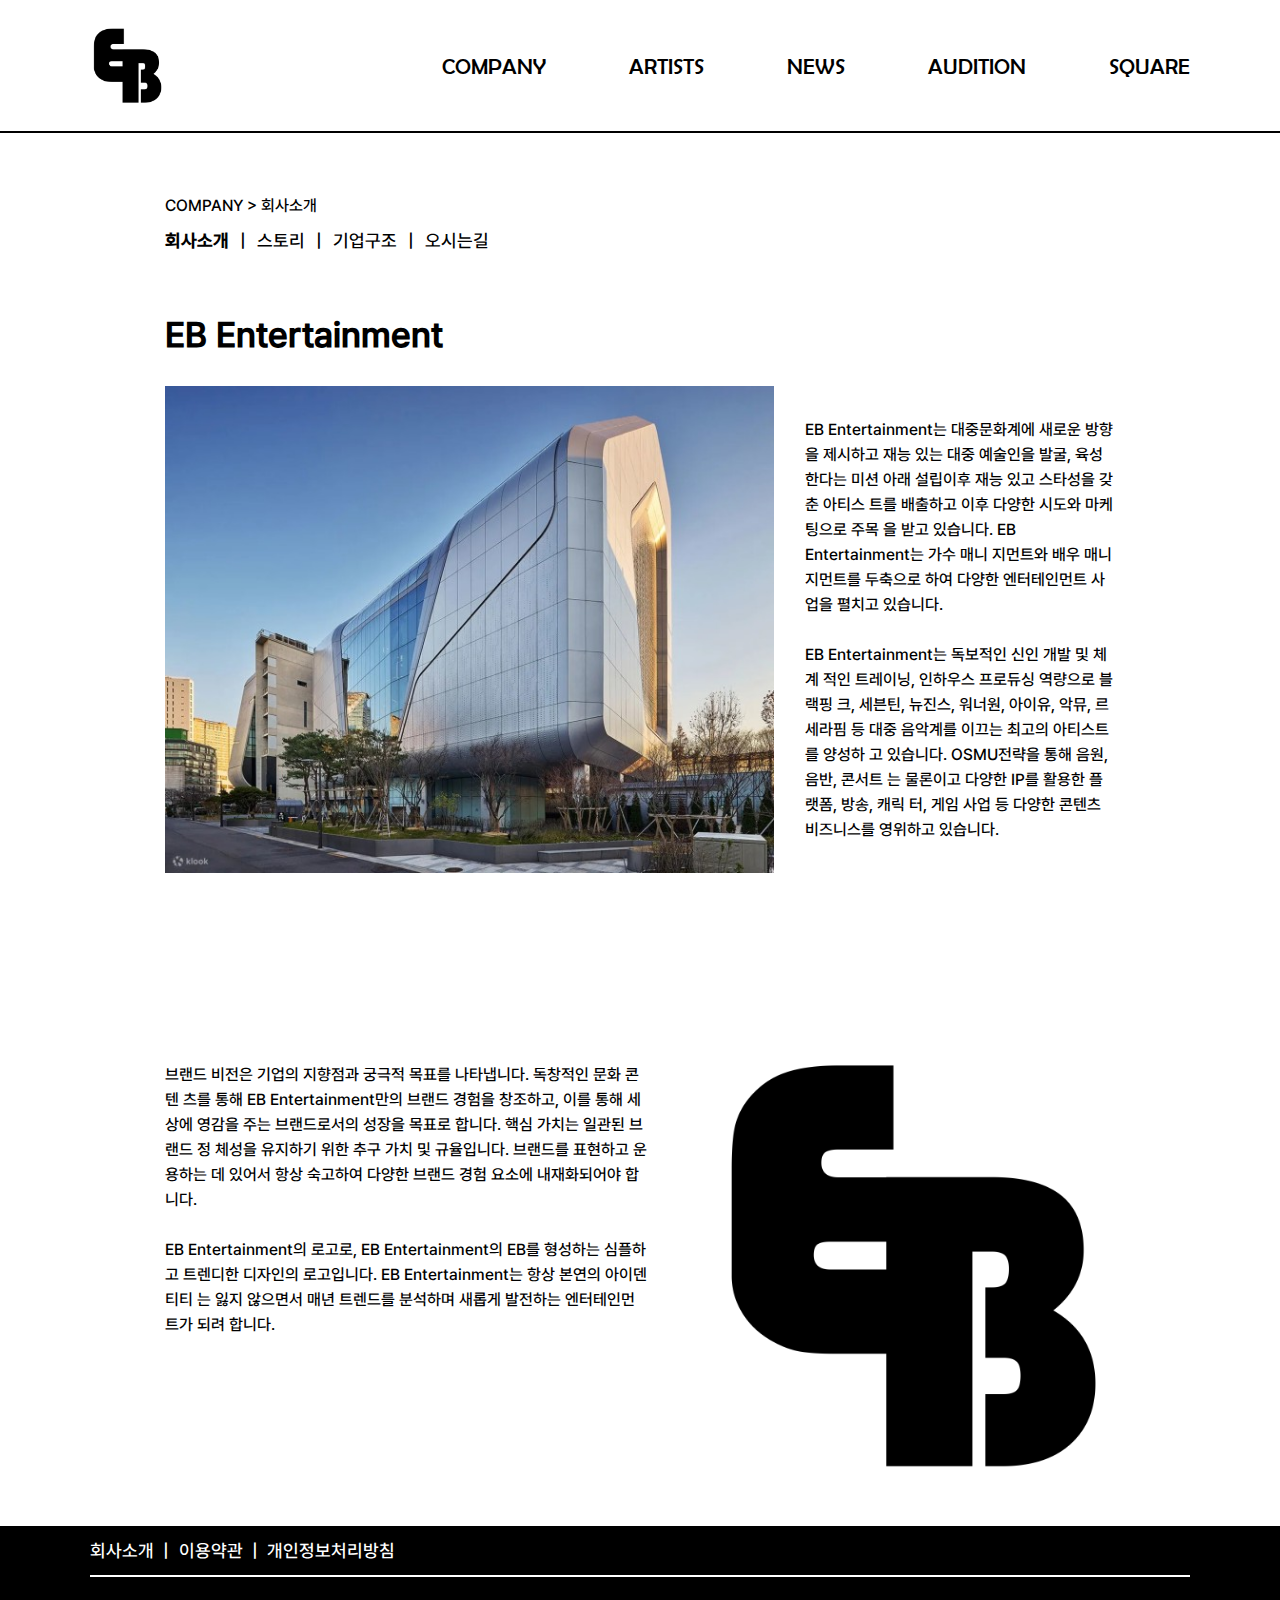
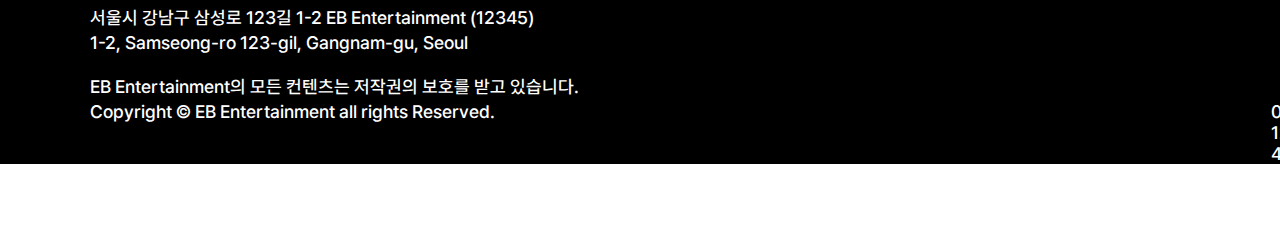
<file: company.html>
<!DOCTYPE html>
<html lang="ko">
<head>
    <meta charset="UTF-8">
    <meta name="viewport" content="width=device-width, initial-scale=1.0">
    <meta property="og:title" content="EB Ent">
    <meta property="og:image" content="./images/img-og.png">
    <meta property="og:description" content="새로운 K-pop의 세계, EB Ent">
    <meta property="og:url" content="https://github.com/eunbi1228/EB-ENT/index.html">
    <link rel="shortcut icon" href="./favicon.png" type="image/x-icon">
    <link rel="stylesheet" href="./css/reset.css">
    <link rel="stylesheet" href="./css/swiper-bundle.min.css">
    <!-- 공통 스타일 -->
    <link rel="stylesheet" href="./css/style.css">
    <!-- company 스타일 -->
    <link rel="stylesheet" href="./css/company.css">
    <script src="./js/swiper-bundle.min.js"></script>
    <script src="./js/jquery.js"></script>
    <script src="./js/index.js"></script>
    <title>EB Ent</title>
</head>
<body>
    <section class="wrap">
        <header class="header">
            <div class="container">
                <h1 class="logo">
                    <a href="./index.html" class="tit">EB Ent</a>
                    <div class="img-box"><a href="./index.html"><img src="./images/logo.png" alt="logo"></a></div>
                </h1>
                <nav>
                    <ul class="main-nav">
                        <li>
                            <a href="./company.html">COMPANY</a>
                            <ul class="sub-nav">
                                <li><a href="./company.html">회사소개</a></li>
                                <li><a href="#">스토리</a></li>
                                <li><a href="#">기업구조</a></li>
                                <li><a href="#">오시는길</a></li>
                            </ul>
                        </li>
                        <li>
                            <a href="./artists.html">ARTISTS</a>
                            <ul class="sub-nav">
                                <li><a href="./artists.html">아티스트</a></li>
                                <li><a href="#">배우</a></li>
                            </ul>
                        </li>
                        <li>
                            <a href="./report.html">NEWS</a>
                            <ul class="sub-nav">
                                <li><a href="./report.html">소식</a></li>
                                <li class="width"><a href="#">공지사항</a></li>
                                <li><a href="#">스케줄</a></li>
                            </ul>
                        </li>
                        <li>
                            <a href="./audition.html">AUDITION</a>
                            <ul class="sub-nav">
                                <li><a href="./audition.html">오디션안내</a></li>
                                <li><a href="#">FAQ</a></li>
                            </ul>
                        </li>
                        <li>
                            <a href="./square.html">SQUARE</a>
                            <ul class="sub-nav">
                                <li><a href="./square.html">굿즈</a></li>
                            </ul>
                        </li>
                    </ul>
                </nav>
            </div>
        </header>
        <section class="sec">
            <div class="container">
                <div class="location">COMPANY > 회사소개</div>
                <nav>
                    <ul class="local-nav">
                        <li><a href="./company.html">회사소개</a></li> |
                        <li><a href="#">스토리</a></li> |
                        <li><a href="#">기업구조</a></li> |
                        <li><a href="#">오시는길</a></li>
                    </ul>
                </nav>
                <section class="sec-txt">
                    <h2>EB Entertainment</h2>
                    <article class="company-art">
                        <div class="img-box-company"><img src="./images/img-company.jpeg" alt="company"></div>
                        <p>
                            EB Entertainment는 대중문화계에 새로운 방향을
                            제시하고 재능 있는 대중 예술인을 발굴, 육성한다는
                            미션 아래 설립이후 재능 있고 스타성을 갖춘 아티스
                            트를 배출하고 이후 다양한 시도와 마케팅으로 주목
                            을 받고 있습니다. EB Entertainment는 가수 매니
                            지먼트와 배우 매니지먼트를 두축으로 하여 다양한
                            엔터테인먼트 사업을 펼치고 있습니다.<br><br>
                            
                            EB Entertainment는 독보적인 신인 개발 및 체계
                            적인 트레이닝, 인하우스 프로듀싱 역량으로 블랙핑
                            크, 세븐틴, 뉴진스, 워너원, 아이유, 악뮤, 르세라핌
                            등 대중 음악계를 이끄는 최고의 아티스트를 양성하
                            고 있습니다. OSMU전략을 통해 음원, 음반, 콘서트
                            는 물론이고 다양한 IP를 활용한 플랫폼, 방송, 캐릭
                            터, 게임 사업 등 다양한 콘텐츠 비즈니스를 영위하고
                            있습니다.
                        </p>
                    </article>
                    <article class="logo-art">
                        <div class="img-box-logo"><img src="./images/logo.png" alt="logo"></div>
                        <p>
                            브랜드 비전은 기업의 지향점과 궁극적 목표를 나타냅니다. 독창적인 문화 콘텐
                            츠를 통해 EB Entertainment만의 브랜드 경험을 창조하고, 이를 통해 세상에
                            영감을 주는 브랜드로서의 성장을 목표로 합니다. 핵심 가치는 일관된 브랜드 정
                            체성을 유지하기 위한 추구 가치 및 규율입니다. 브랜드를 표현하고 운용하는 데
                            있어서 항상 숙고하여 다양한 브랜드 경험 요소에 내재화되어야 합니다.<br><br>
                            
                            EB Entertainment의 로고로, EB Entertainment의 EB를 형성하는 심플하고
                            트렌디한 디자인의 로고입니다. EB Entertainment는 항상 본연의 아이덴티티
                            는 잃지 않으면서 매년 트렌드를 분석하며 새롭게 발전하는 엔터테인먼트가 되려
                            합니다.
                        </p>
                    </article>
                </section>
            </div>
        </section>
        <footer class="footer">       
            <div class="container">
                <div class="f-left">
                    <nav class="f-nav">
                        <a href="./company.html"><p>회사소개</p></a> |
                        <a href="#"><p>이용약관</p></a> |
                        <a href="#"><p>개인정보처리방침</p></a>
                    </nav>
                    <address>
                        서울시 강남구 삼성로 123길 1-2 EB Entertainment (12345) <br>
                        1-2, Samseong-ro 123-gil, Gangnam-gu, Seoul
                    </address>
                    <p>
                        EB Entertainment의 모든 컨텐츠는 저작권의 보호를 받고 있습니다. <br>
                        Copyright © EB Entertainment all rights Reserved.
                    </p>
                </div>
                <div class="f-right">
                    <ul class="sns">
                        <li class="facebook">
                            <!-- facebook -->
                            <a href="#">
                                <svg xmlns="http://www.w3.org/2000/svg" viewBox="0 0 320 512">
                                    <path d="M80 299.3V512H196V299.3h86.5l18-97.8H196V166.9c0-51.7 20.3-71.5 72.7-71.5c16.3 0 29.4 .4 37 1.2V7.9C291.4 4 256.4 0 236.2 0C129.3 0 80 50.5 80 159.4v42.1H14v97.8H80z"/>
                                </svg>
                            </a>
                        </li>
                        <li class="twitter">
                            <!-- twitter -->
                            <a href="#">
                                <svg xmlns="http://www.w3.org/2000/svg" viewBox="0 0 512 512">
                                    <path d="M389.2 48h70.6L305.6 224.2 487 464H345L233.7 318.6 106.5 464H35.8L200.7 275.5 26.8 48H172.4L272.9 180.9 389.2 48zM364.4 421.8h39.1L151.1 88h-42L364.4 421.8z"/>
                                </svg>
                            </a>
                        </li>
                        <li class="instagram">
                            <!-- instagram -->
                            <a href="#">
                                <svg xmlns="http://www.w3.org/2000/svg" viewBox="0 0 448 512">
                                    <path d="M224.1 141c-63.6 0-114.9 51.3-114.9 114.9s51.3 114.9 114.9 114.9S339 319.5 339 255.9 287.7 141 224.1 141zm0 189.6c-41.1 0-74.7-33.5-74.7-74.7s33.5-74.7 74.7-74.7 74.7 33.5 74.7 74.7-33.6 74.7-74.7 74.7zm146.4-194.3c0 14.9-12 26.8-26.8 26.8-14.9 0-26.8-12-26.8-26.8s12-26.8 26.8-26.8 26.8 12 26.8 26.8zm76.1 27.2c-1.7-35.9-9.9-67.7-36.2-93.9-26.2-26.2-58-34.4-93.9-36.2-37-2.1-147.9-2.1-184.9 0-35.8 1.7-67.6 9.9-93.9 36.1s-34.4 58-36.2 93.9c-2.1 37-2.1 147.9 0 184.9 1.7 35.9 9.9 67.7 36.2 93.9s58 34.4 93.9 36.2c37 2.1 147.9 2.1 184.9 0 35.9-1.7 67.7-9.9 93.9-36.2 26.2-26.2 34.4-58 36.2-93.9 2.1-37 2.1-147.8 0-184.8zM398.8 388c-7.8 19.6-22.9 34.7-42.6 42.6-29.5 11.7-99.5 9-132.1 9s-102.7 2.6-132.1-9c-19.6-7.8-34.7-22.9-42.6-42.6-11.7-29.5-9-99.5-9-132.1s-2.6-102.7 9-132.1c7.8-19.6 22.9-34.7 42.6-42.6 29.5-11.7 99.5-9 132.1-9s102.7-2.6 132.1 9c19.6 7.8 34.7 22.9 42.6 42.6 11.7 29.5 9 99.5 9 132.1s2.7 102.7-9 132.1z"/>
                                </svg>
                            </a>
                        </li>
                        <li class="youtube">
                            <!-- youtube -->
                            <a href="#">
                                <svg xmlns="http://www.w3.org/2000/svg" viewBox="0 0 576 512">
                                    <path d="M549.7 124.1c-6.3-23.7-24.8-42.3-48.3-48.6C458.8 64 288 64 288 64S117.2 64 74.6 75.5c-23.5 6.3-42 24.9-48.3 48.6-11.4 42.9-11.4 132.3-11.4 132.3s0 89.4 11.4 132.3c6.3 23.7 24.8 41.5 48.3 47.8C117.2 448 288 448 288 448s170.8 0 213.4-11.5c23.5-6.3 42-24.2 48.3-47.8 11.4-42.9 11.4-132.3 11.4-132.3s0-89.4-11.4-132.3zm-317.5 213.5V175.2l142.7 81.2-142.7 81.2z"/>
                                </svg>
                            </a>
                        </li>
                    </ul>
                    <p>02-123-4567 / 02-765-4321</p>
                </div>
            </div>
        </footer>
    </section>

    <script>
        // sub-nav jquery 이벤트
        $('.main-nav').mouseover(function(){
            $('.header').addClass('active');
            $('.sub-nav').slideDown(300);
        })
        $('.header').mouseleave(function(){
            $('.header').removeClass('active');
            $('.sub-nav').slideUp(300);
        })
    </script>
</body>
</html>
</file>
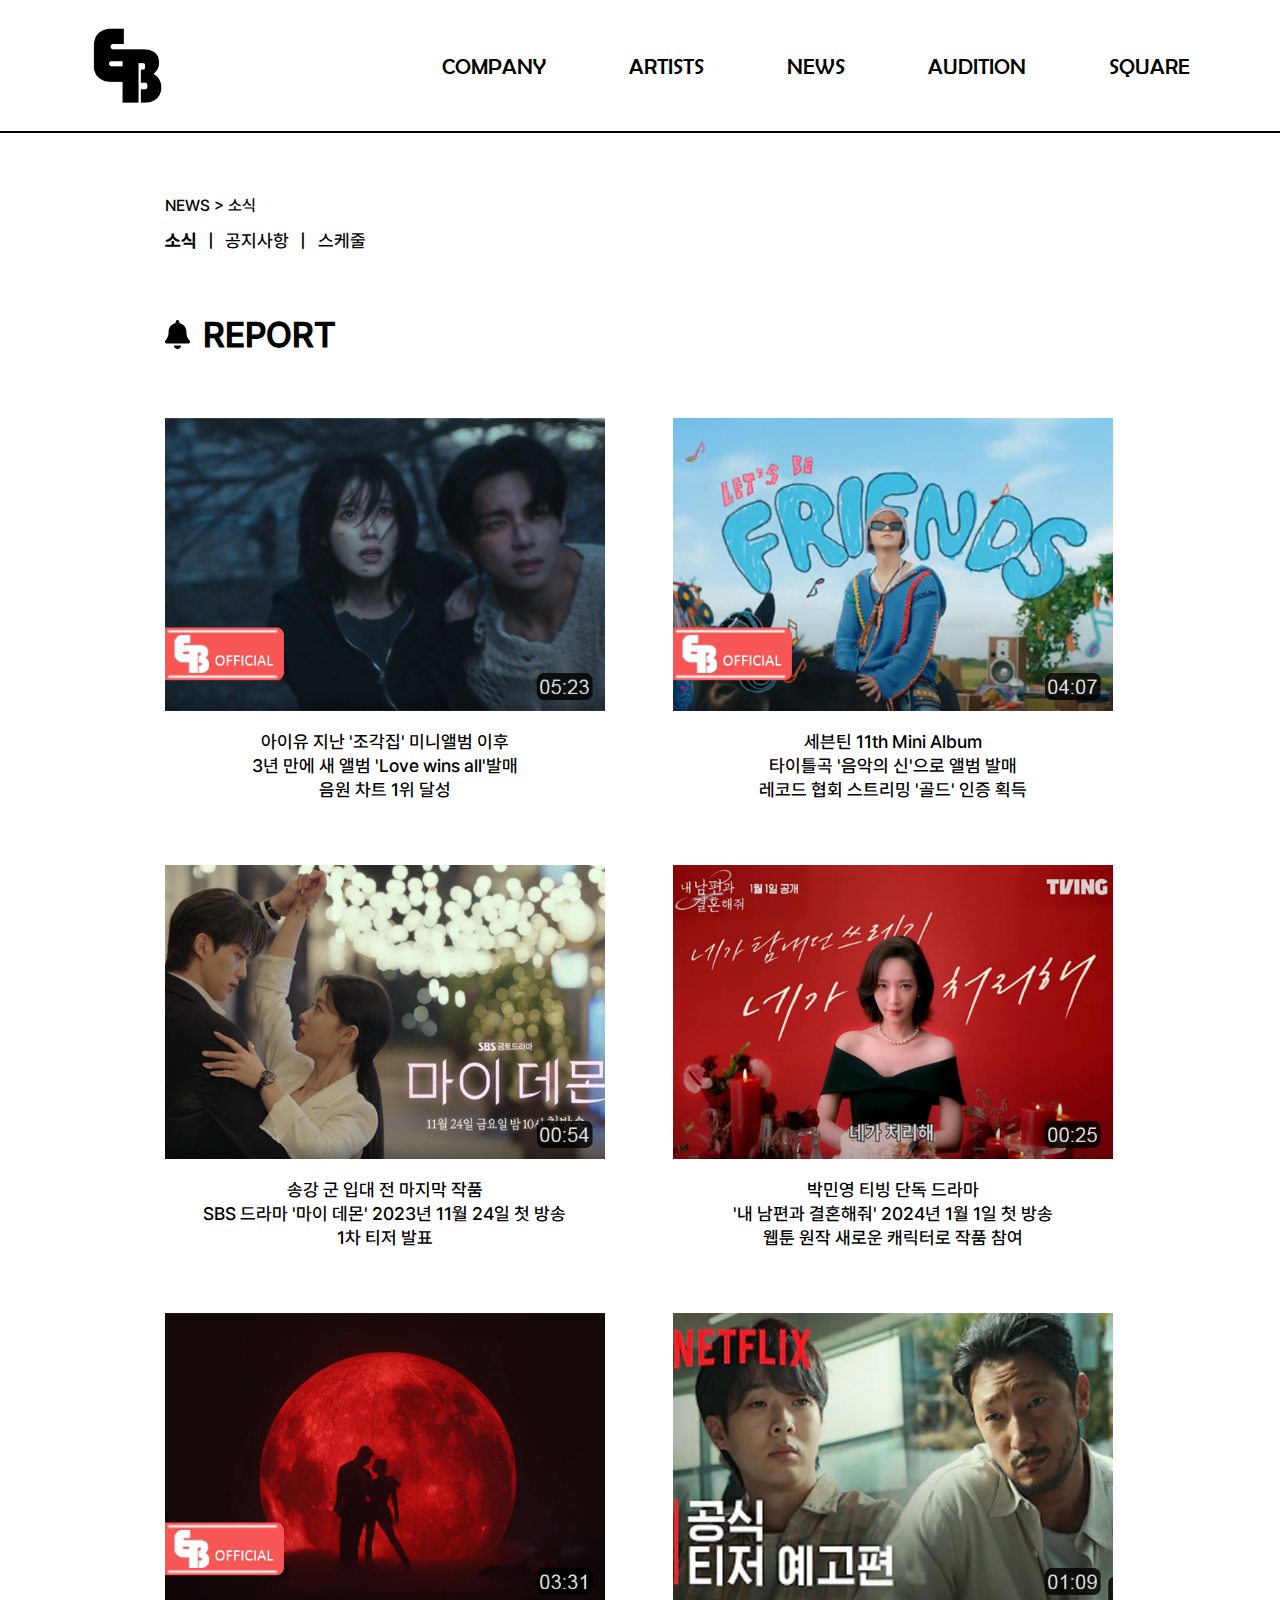
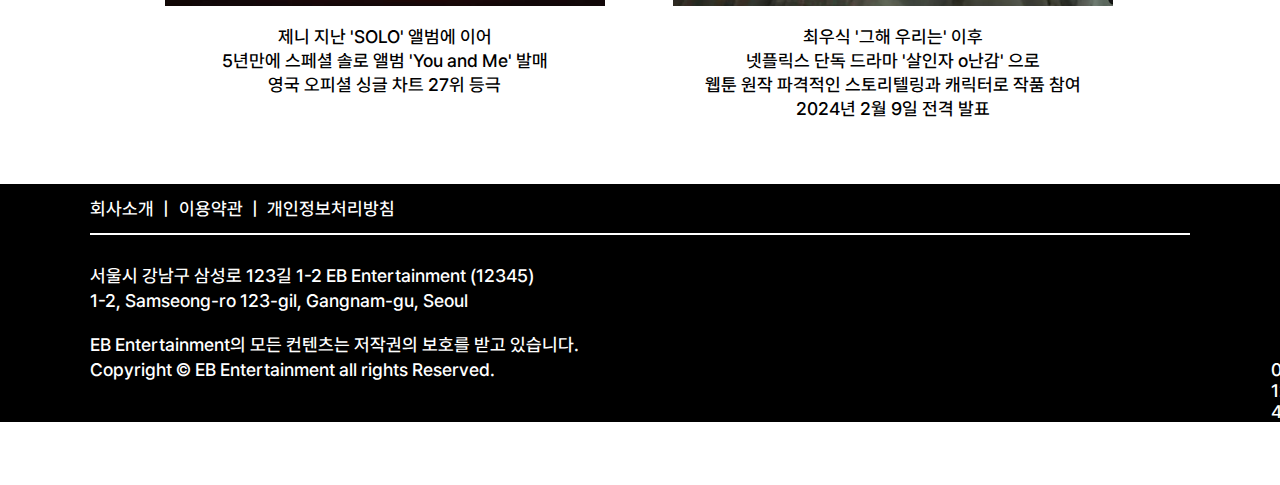
<file: report.html>
<!DOCTYPE html>
<html lang="ko">
<head>
    <meta charset="UTF-8">
    <meta name="viewport" content="width=device-width, initial-scale=1.0">
    <meta property="og:title" content="EB Ent">
    <meta property="og:image" content="./images/img-og.png">
    <meta property="og:description" content="새로운 K-pop의 세계, EB Ent">
    <meta property="og:url" content="https://github.com/eunbi1228/EB-ENT/index.html">
    <link rel="shortcut icon" href="./favicon.png" type="image/x-icon">
    <link rel="stylesheet" href="./css/reset.css">
    <link rel="stylesheet" href="./css/swiper-bundle.min.css">
    <!-- 공통 스타일 -->
    <link rel="stylesheet" href="./css/style.css">
    <!-- report 스타일 -->
    <link rel="stylesheet" href="./css/report.css">
    <script src="./js/swiper-bundle.min.js"></script>
    <script src="./js/jquery.js"></script>
    <script src="./js/index.js"></script>
    <title>EB Ent</title>
</head>
<body>
    <section class="wrap">
        <header class="header">
            <div class="container">
                <h1 class="logo">
                    <a href="./index.html" class="tit">EB Ent</a>
                    <div class="img-box"><a href="./index.html"><img src="./images/logo.png" alt="logo"></a></div>
                </h1>
                <nav>
                    <ul class="main-nav">
                        <li>
                            <a href="./company.html">COMPANY</a>
                            <ul class="sub-nav">
                                <li><a href="./company.html">회사소개</a></li>
                                <li><a href="#">스토리</a></li>
                                <li><a href="#">기업구조</a></li>
                                <li><a href="#">오시는길</a></li>
                            </ul>
                        </li>
                        <li>
                            <a href="./artists.html">ARTISTS</a>
                            <ul class="sub-nav">
                                <li><a href="./artists.html">아티스트</a></li>
                                <li><a href="#">배우</a></li>
                            </ul>
                        </li>
                        <li>
                            <a href="./report.html">NEWS</a>
                            <ul class="sub-nav">
                                <li><a href="./report.html">소식</a></li>
                                <li class="width"><a href="#">공지사항</a></li>
                                <li><a href="#">스케줄</a></li>
                            </ul>
                        </li>
                        <li>
                            <a href="./audition.html">AUDITION</a>
                            <ul class="sub-nav">
                                <li><a href="./audition.html">오디션안내</a></li>
                                <li><a href="#">FAQ</a></li>
                            </ul>
                        </li>
                        <li>
                            <a href="./square.html">SQUARE</a>
                            <ul class="sub-nav">
                                <li><a href="./square.html">굿즈</a></li>
                            </ul>
                        </li>
                    </ul>
                </nav>
            </div>
        </header>
        <section class="sec">
            <div class="container">
                <div class="location">NEWS > 소식</div>
                <nav>
                    <ul class="local-nav">
                        <li><a href="./report.html">소식</a></li> |
                        <li><a href="#">공지사항</a></li> |
                        <li><a href="#">스케줄</a></li>
                    </ul>
                </nav>
                <section class="sec-txt">
                    <h2><img src="./images/ico-bell.svg" alt="ico-report"><span>REPORT</span></h2>
                    <div class="sec-art">
                        <article>
                            <div class="img-box"><img src="./images/img-report01.png" alt="report01"></div>
                            <p>아이유 지난 '조각집' 미니앨범 이후<br>3년 만에 새 앨범 'Love wins all'발매<br>음원 차트 1위 달성</p>
                        </article>
                        <article>
                            <div class="img-box"><img src="./images/img-report02.png" alt="report02"></div>
                            <p>세븐틴 11th Mini Album<br>타이틀곡 '음악의 신'으로 앨범 발매<br>레코드 협회 스트리밍 '골드' 인증 획득</p>
                        </article>
                        <article>
                            <div class="img-box"><img src="./images/img-report03.png" alt="report03"></div>
                            <p>송강 군 입대 전 마지막 작품<br>SBS 드라마 '마이 데몬' 2023년 11월 24일 첫 방송<br>1차 티저 발표</p>
                        </article>
                        <article>
                            <div class="img-box"><img src="./images/img-report04.png" alt="report04"></div>
                            <p>박민영 티빙 단독 드라마<br>'내 남편과 결혼해줘' 2024년 1월 1일 첫 방송<br>웹툰 원작 새로운 캐릭터로 작품 참여</p>
                        </article>
                        <article>
                            <div class="img-box"><img src="./images/img-report05.png" alt="report05"></div>
                            <p>제니 지난 'SOLO' 앨범에 이어<br>5년만에 스페셜 솔로 앨범 'You and Me' 발매<br>영국 오피셜 싱글 차트 27위 등극</p>
                        </article>
                        <article>
                            <div class="img-box"><img src="./images/img-report06.png" alt="report06"></div>
                            <p>최우식 '그해 우리는' 이후<br>넷플릭스 단독 드라마 '살인자 o난감' 으로<br>웹툰 원작 파격적인 스토리텔링과 캐릭터로 작품 참여<br>2024년 2월 9일 전격 발표</p>
                        </article>
                        
                    </div>
                </section>
            </div>
        </section>
        <footer class="footer">       
            <div class="container">
                <div class="f-left">
                    <nav class="f-nav">
                        <a href="./company.html"><p>회사소개</p></a> |
                        <a href="#"><p>이용약관</p></a> |
                        <a href="#"><p>개인정보처리방침</p></a>
                    </nav>
                    <address>
                        서울시 강남구 삼성로 123길 1-2 EB Entertainment (12345) <br>
                        1-2, Samseong-ro 123-gil, Gangnam-gu, Seoul
                    </address>
                    <p>
                        EB Entertainment의 모든 컨텐츠는 저작권의 보호를 받고 있습니다. <br>
                        Copyright © EB Entertainment all rights Reserved.
                    </p>
                </div>
                <div class="f-right">
                    <ul class="sns">
                        <li class="facebook">
                            <!-- facebook -->
                            <a href="#">
                                <svg xmlns="http://www.w3.org/2000/svg" viewBox="0 0 320 512">
                                    <path d="M80 299.3V512H196V299.3h86.5l18-97.8H196V166.9c0-51.7 20.3-71.5 72.7-71.5c16.3 0 29.4 .4 37 1.2V7.9C291.4 4 256.4 0 236.2 0C129.3 0 80 50.5 80 159.4v42.1H14v97.8H80z"/>
                                </svg>
                            </a>
                        </li>
                        <li class="twitter">
                            <!-- twitter -->
                            <a href="#">
                                <svg xmlns="http://www.w3.org/2000/svg" viewBox="0 0 512 512">
                                    <path d="M389.2 48h70.6L305.6 224.2 487 464H345L233.7 318.6 106.5 464H35.8L200.7 275.5 26.8 48H172.4L272.9 180.9 389.2 48zM364.4 421.8h39.1L151.1 88h-42L364.4 421.8z"/>
                                </svg>
                            </a>
                        </li>
                        <li class="instagram">
                            <!-- instagram -->
                            <a href="#">
                                <svg xmlns="http://www.w3.org/2000/svg" viewBox="0 0 448 512">
                                    <path d="M224.1 141c-63.6 0-114.9 51.3-114.9 114.9s51.3 114.9 114.9 114.9S339 319.5 339 255.9 287.7 141 224.1 141zm0 189.6c-41.1 0-74.7-33.5-74.7-74.7s33.5-74.7 74.7-74.7 74.7 33.5 74.7 74.7-33.6 74.7-74.7 74.7zm146.4-194.3c0 14.9-12 26.8-26.8 26.8-14.9 0-26.8-12-26.8-26.8s12-26.8 26.8-26.8 26.8 12 26.8 26.8zm76.1 27.2c-1.7-35.9-9.9-67.7-36.2-93.9-26.2-26.2-58-34.4-93.9-36.2-37-2.1-147.9-2.1-184.9 0-35.8 1.7-67.6 9.9-93.9 36.1s-34.4 58-36.2 93.9c-2.1 37-2.1 147.9 0 184.9 1.7 35.9 9.9 67.7 36.2 93.9s58 34.4 93.9 36.2c37 2.1 147.9 2.1 184.9 0 35.9-1.7 67.7-9.9 93.9-36.2 26.2-26.2 34.4-58 36.2-93.9 2.1-37 2.1-147.8 0-184.8zM398.8 388c-7.8 19.6-22.9 34.7-42.6 42.6-29.5 11.7-99.5 9-132.1 9s-102.7 2.6-132.1-9c-19.6-7.8-34.7-22.9-42.6-42.6-11.7-29.5-9-99.5-9-132.1s-2.6-102.7 9-132.1c7.8-19.6 22.9-34.7 42.6-42.6 29.5-11.7 99.5-9 132.1-9s102.7-2.6 132.1 9c19.6 7.8 34.7 22.9 42.6 42.6 11.7 29.5 9 99.5 9 132.1s2.7 102.7-9 132.1z"/>
                                </svg>
                            </a>
                        </li>
                        <li class="youtube">
                            <!-- youtube -->
                            <a href="#">
                                <svg xmlns="http://www.w3.org/2000/svg" viewBox="0 0 576 512">
                                    <path d="M549.7 124.1c-6.3-23.7-24.8-42.3-48.3-48.6C458.8 64 288 64 288 64S117.2 64 74.6 75.5c-23.5 6.3-42 24.9-48.3 48.6-11.4 42.9-11.4 132.3-11.4 132.3s0 89.4 11.4 132.3c6.3 23.7 24.8 41.5 48.3 47.8C117.2 448 288 448 288 448s170.8 0 213.4-11.5c23.5-6.3 42-24.2 48.3-47.8 11.4-42.9 11.4-132.3 11.4-132.3s0-89.4-11.4-132.3zm-317.5 213.5V175.2l142.7 81.2-142.7 81.2z"/>
                                </svg>
                            </a>
                        </li>
                    </ul>
                    <p>02-123-4567 / 02-765-4321</p>
                </div>
            </div>
        </footer>
    </section>

    <script>
        // sub-nav jquery 이벤트
        $('.main-nav').mouseover(function(){
            $('.header').addClass('active');
            $('.sub-nav').slideDown(300);
        })
        $('.header').mouseleave(function(){
            $('.header').removeClass('active');
            $('.sub-nav').slideUp(300);
        })
    </script>
</body>
</html>
</file>
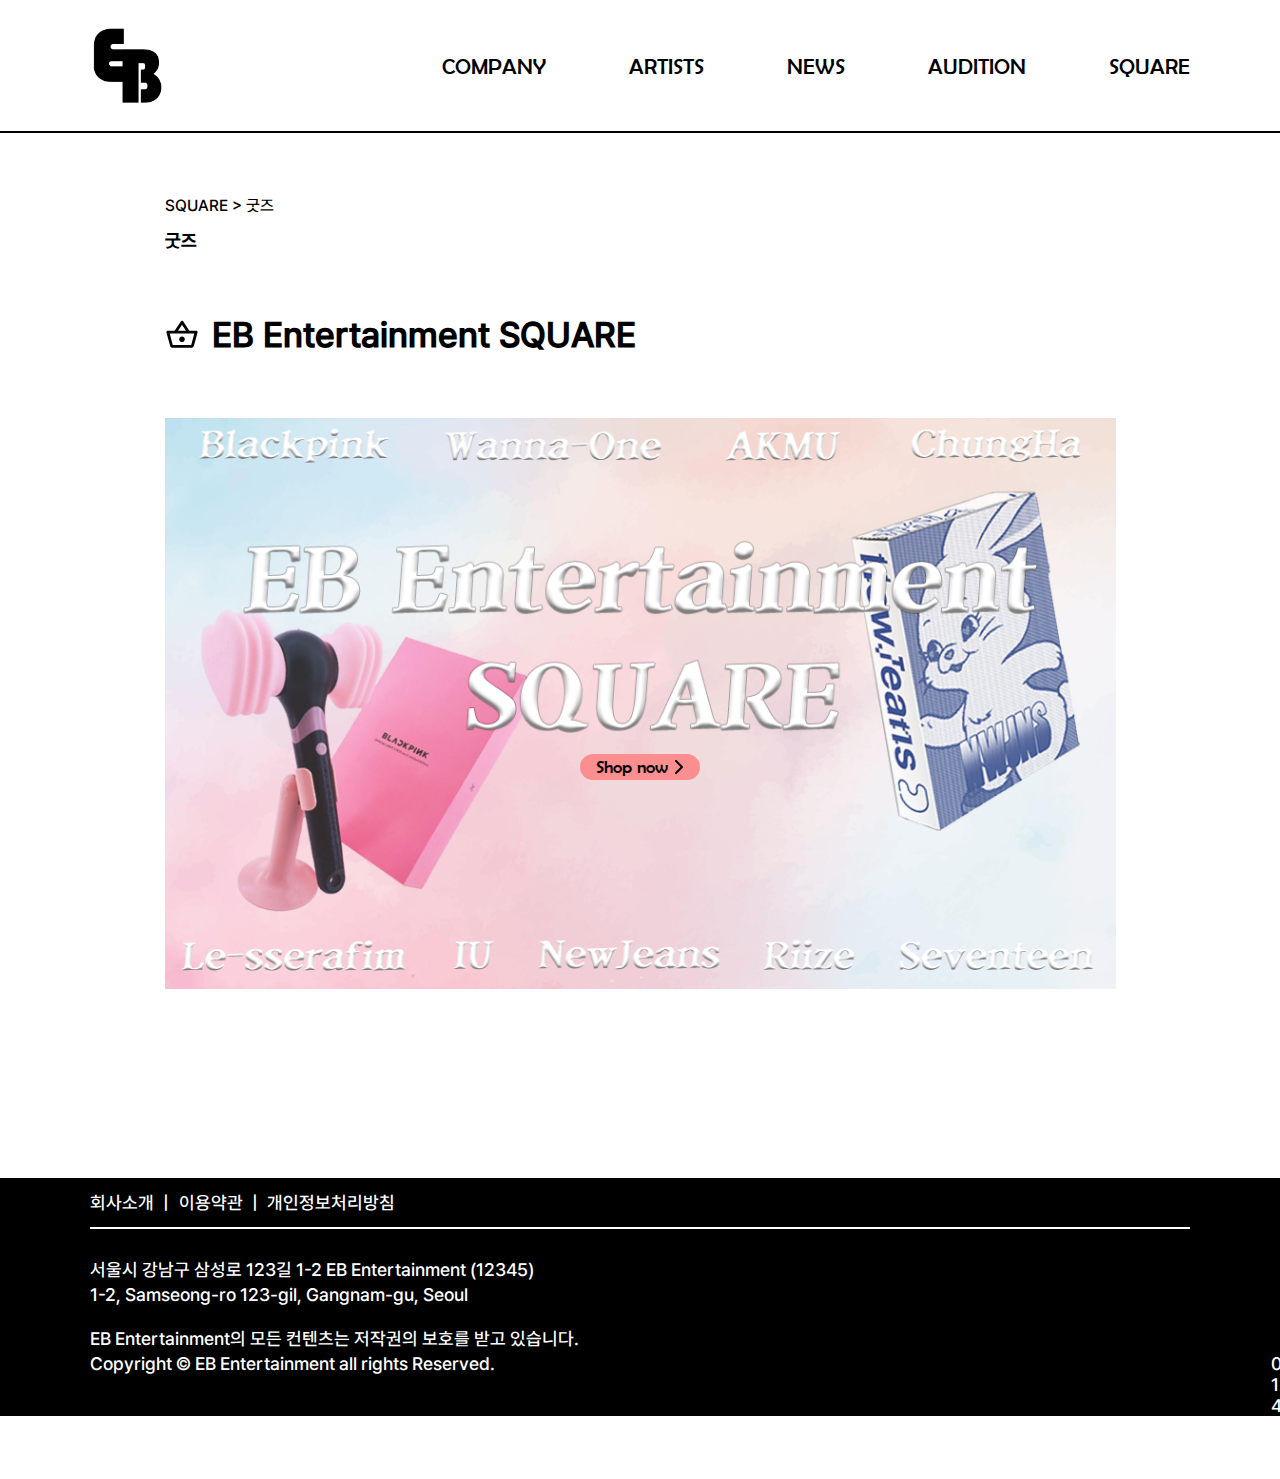
<file: square.html>
<!DOCTYPE html>
<html lang="ko">
<head>
    <meta charset="UTF-8">
    <meta name="viewport" content="width=device-width, initial-scale=1.0">
    <meta property="og:title" content="EB Ent">
    <meta property="og:image" content="./images/img-og.png">
    <meta property="og:description" content="새로운 K-pop의 세계, EB Ent">
    <meta property="og:url" content="https://github.com/eunbi1228/EB-ENT/index.html">
    <link rel="shortcut icon" href="./favicon.png" type="image/x-icon">
    <link rel="stylesheet" href="./css/reset.css">
    <link rel="stylesheet" href="./css/swiper-bundle.min.css">
    <!-- 공통 스타일 -->
    <link rel="stylesheet" href="./css/style.css">
    <!-- square 스타일 -->
    <link rel="stylesheet" href="./css/square.css">
    <script src="./js/swiper-bundle.min.js"></script>
    <script src="./js/jquery.js"></script>
    <script src="./js/index.js"></script>
    <title>EB Ent</title>
</head>
<body>
    <section class="wrap">
        <header class="header">
            <div class="container">
                <h1 class="logo">
                    <a href="./index.html" class="tit">EB Ent</a>
                    <div class="img-box"><a href="./index.html"><img src="./images/logo.png" alt="logo"></a></div>
                </h1>
                <nav>
                    <ul class="main-nav">
                        <li>
                            <a href="./company.html">COMPANY</a>
                            <ul class="sub-nav">
                                <li><a href="./company.html">회사소개</a></li>
                                <li><a href="#">스토리</a></li>
                                <li><a href="#">기업구조</a></li>
                                <li><a href="#">오시는길</a></li>
                            </ul>
                        </li>
                        <li>
                            <a href="./artists.html">ARTISTS</a>
                            <ul class="sub-nav">
                                <li><a href="./artists.html">아티스트</a></li>
                                <li><a href="#">배우</a></li>
                            </ul>
                        </li>
                        <li>
                            <a href="./report.html">NEWS</a>
                            <ul class="sub-nav">
                                <li><a href="./report.html">소식</a></li>
                                <li class="width"><a href="#">공지사항</a></li>
                                <li><a href="#">스케줄</a></li>
                            </ul>
                        </li>
                        <li>
                            <a href="./audition.html">AUDITION</a>
                            <ul class="sub-nav">
                                <li><a href="./audition.html">오디션안내</a></li>
                                <li><a href="#">FAQ</a></li>
                            </ul>
                        </li>
                        <li>
                            <a href="./square.html">SQUARE</a>
                            <ul class="sub-nav">
                                <li><a href="./square.html">굿즈</a></li>
                            </ul>
                        </li>
                    </ul>
                </nav>
            </div>
        </header>
        <section class="sec">
            <div class="container">
                <div class="location">SQUARE > 굿즈</div>
                <nav>
                    <ul class="local-nav">
                        <li><a href="./square.html">굿즈</a></li>
                    </ul>
                </nav>
                <section class="sec-txt">
                    <h2><img src="./images/ico-square.svg" alt="ico-square"><span>EB Entertainment SQUARE</span></h2>
                    <div class="square">
                        <div class="img-box"><img src="./images/img-square.png" alt="square"></div>
                        <button>
                            <p>Shop now</p>
                            <a href="#">
                                <svg xmlns="http://www.w3.org/2000/svg" viewBox="0 0 320 512">
                                    <path d="M310.6 233.4c12.5 12.5 12.5 32.8 0 45.3l-192 192c-12.5 12.5-32.8 12.5-45.3 0s-12.5-32.8 0-45.3L242.7 256 73.4 86.6c-12.5-12.5-12.5-32.8 0-45.3s32.8-12.5 45.3 0l192 192z"/>
                                </svg>
                            </a>
                        </button>
                    </div>
                </section>
            </div>
        </section>
        <footer class="footer">       
            <div class="container">
                <div class="f-left">
                    <nav class="f-nav">
                        <a href="./company.html"><p>회사소개</p></a> |
                        <a href="#"><p>이용약관</p></a> |
                        <a href="#"><p>개인정보처리방침</p></a>
                    </nav>
                    <address>
                        서울시 강남구 삼성로 123길 1-2 EB Entertainment (12345) <br>
                        1-2, Samseong-ro 123-gil, Gangnam-gu, Seoul
                    </address>
                    <p>
                        EB Entertainment의 모든 컨텐츠는 저작권의 보호를 받고 있습니다. <br>
                        Copyright © EB Entertainment all rights Reserved.
                    </p>
                </div>
                <div class="f-right">
                    <ul class="sns">
                        <li class="facebook">
                            <!-- facebook -->
                            <a href="#">
                                <svg xmlns="http://www.w3.org/2000/svg" viewBox="0 0 320 512">
                                    <path d="M80 299.3V512H196V299.3h86.5l18-97.8H196V166.9c0-51.7 20.3-71.5 72.7-71.5c16.3 0 29.4 .4 37 1.2V7.9C291.4 4 256.4 0 236.2 0C129.3 0 80 50.5 80 159.4v42.1H14v97.8H80z"/>
                                </svg>
                            </a>
                        </li>
                        <li class="twitter">
                            <!-- twitter -->
                            <a href="#">
                                <svg xmlns="http://www.w3.org/2000/svg" viewBox="0 0 512 512">
                                    <path d="M389.2 48h70.6L305.6 224.2 487 464H345L233.7 318.6 106.5 464H35.8L200.7 275.5 26.8 48H172.4L272.9 180.9 389.2 48zM364.4 421.8h39.1L151.1 88h-42L364.4 421.8z"/>
                                </svg>
                            </a>
                        </li>
                        <li class="instagram">
                            <!-- instagram -->
                            <a href="#">
                                <svg xmlns="http://www.w3.org/2000/svg" viewBox="0 0 448 512">
                                    <path d="M224.1 141c-63.6 0-114.9 51.3-114.9 114.9s51.3 114.9 114.9 114.9S339 319.5 339 255.9 287.7 141 224.1 141zm0 189.6c-41.1 0-74.7-33.5-74.7-74.7s33.5-74.7 74.7-74.7 74.7 33.5 74.7 74.7-33.6 74.7-74.7 74.7zm146.4-194.3c0 14.9-12 26.8-26.8 26.8-14.9 0-26.8-12-26.8-26.8s12-26.8 26.8-26.8 26.8 12 26.8 26.8zm76.1 27.2c-1.7-35.9-9.9-67.7-36.2-93.9-26.2-26.2-58-34.4-93.9-36.2-37-2.1-147.9-2.1-184.9 0-35.8 1.7-67.6 9.9-93.9 36.1s-34.4 58-36.2 93.9c-2.1 37-2.1 147.9 0 184.9 1.7 35.9 9.9 67.7 36.2 93.9s58 34.4 93.9 36.2c37 2.1 147.9 2.1 184.9 0 35.9-1.7 67.7-9.9 93.9-36.2 26.2-26.2 34.4-58 36.2-93.9 2.1-37 2.1-147.8 0-184.8zM398.8 388c-7.8 19.6-22.9 34.7-42.6 42.6-29.5 11.7-99.5 9-132.1 9s-102.7 2.6-132.1-9c-19.6-7.8-34.7-22.9-42.6-42.6-11.7-29.5-9-99.5-9-132.1s-2.6-102.7 9-132.1c7.8-19.6 22.9-34.7 42.6-42.6 29.5-11.7 99.5-9 132.1-9s102.7-2.6 132.1 9c19.6 7.8 34.7 22.9 42.6 42.6 11.7 29.5 9 99.5 9 132.1s2.7 102.7-9 132.1z"/>
                                </svg>
                            </a>
                        </li>
                        <li class="youtube">
                            <!-- youtube -->
                            <a href="#">
                                <svg xmlns="http://www.w3.org/2000/svg" viewBox="0 0 576 512">
                                    <path d="M549.7 124.1c-6.3-23.7-24.8-42.3-48.3-48.6C458.8 64 288 64 288 64S117.2 64 74.6 75.5c-23.5 6.3-42 24.9-48.3 48.6-11.4 42.9-11.4 132.3-11.4 132.3s0 89.4 11.4 132.3c6.3 23.7 24.8 41.5 48.3 47.8C117.2 448 288 448 288 448s170.8 0 213.4-11.5c23.5-6.3 42-24.2 48.3-47.8 11.4-42.9 11.4-132.3 11.4-132.3s0-89.4-11.4-132.3zm-317.5 213.5V175.2l142.7 81.2-142.7 81.2z"/>
                                </svg>
                            </a>
                        </li>
                    </ul>
                    <p>02-123-4567 / 02-765-4321</p>
                </div>
            </div>
        </footer>
    </section>

    <script>
        // sub-nav jquery 이벤트
        $('.main-nav').mouseover(function(){
            $('.header').addClass('active');
            $('.sub-nav').slideDown(300);
        })
        $('.header').mouseleave(function(){
            $('.header').removeClass('active');
            $('.sub-nav').slideUp(300);
        })
    </script>
</body>
</html>
</file>
<file: css/style.css>
@charset 'utf-8';

@font-face {
    font-family:'Pretendard-M';
    src: url(../fonts/Pretendard-Medium.otf);
}
@font-face {
    font-family:'Berlin-Sans-FB';
    src: url(../fonts/Berlin-Sans-FB.TTF);
}
@font-face {
    font-family:'Bandalgom';
    src: url(../fonts/a반달곰.ttf);
}
:root{font-family:'Pretendard-M'; font-weight:500; font-size:18px;}

/* header 스타일 */
.header{position:relative; z-index:10; padding:28px 0;}
.header::before{content:''; display:block; position:absolute; left:0; right:0; top:100%; height:0; background:#fff; transition:0.3s;}
.header.active::before{height:230px;}
.header .container{width:1100px; margin:0 auto; display:flex; justify-content:space-between; align-items:center;}
.header .logo{width:75px;}
.header .logo .tit{display:none;}
.header .main-nav{display:flex;}
.header .main-nav>li{position:relative; margin-left:83px; font-family:'Berlin-Sans-FB'; font-size:22px;}
.header .main-nav>li:first-child{margin-left:0;}

/* sub-nav 스타일 */
.sub-nav{position:absolute; left:0; right:0; top:300%; display:none;}
.sub-nav li{font-family:'Pretendard-M'; font-weight:500; font-size:18px; text-align:center; line-height:40px;}
.sub-nav li:hover{background:#000; color:#fff;}
.width{width:63px;}

/* footer 스타일 */
.footer{position:relative; width:100%; height:238px; margin:0 auto; background:#000;}
.footer .container{width:1100px; margin:0 auto;}
.footer .f-left{color:#fff;}
.footer .f-nav{display:flex; width:305px; justify-content:space-between; padding:14px 0;}
.footer address{border-top:2px solid #fff; padding-top:28px; line-height:25px; padding-bottom:19px;}
.footer .f-left>p{line-height:25px;}
.footer .sns .twitter svg{width:40px; fill:#fff;}
.footer .sns .instagram svg{width:38px; fill:#fff;}
.footer .sns .facebook svg {width:23px; fill:#fff;}
.footer .sns .youtube svg {width:45px; fill:#fff;}
.footer .sns{display:flex; width:223px; justify-content:space-between; align-items:center; position:absolute; top:75px; left:1287px;}
.footer .f-right p{color:#fff; position:absolute; left:1271px; top:175px;}
</file>
<file: css/artists.css>
@charset 'utf-8';

.sec::before{content:''; display:block; width:100%; height:2px; margin:0 auto; background:#000; margin-bottom:63px;}
.sec .container{position:relative; width:951px; margin:0 auto;}
.location{margin-bottom:15px; font-size:16px;}
.local-nav{display:flex; width:124px; justify-content:space-between; margin-bottom:63px;}
.local-nav li:first-child{font-weight:700;}
.sec-txt h2{display:flex; align-items:center;}
.sec-txt h2 span{font-weight:700; font-size:35px; margin-bottom:63px;}
.sec-txt h2 img{width:30px; margin-bottom:63px; margin-right:13px;}
.sec-txt article img{width:268px; margin-bottom:18px;}
.sec-art{display:flex; width:1026px; flex-flow:row wrap;}
.sec-art article{margin-right:74px;}
.sec-art article p{width:153px; height:30px; border-radius:15px; background:#000; display:flex; justify-content:center; align-items:center;
    margin-left:58px; margin-bottom:50px;}
.sec-art article p span{color:#fff;}
</file>
<file: css/audition.css>
@charset 'utf-8';

.sec::before{content:''; display:block; width:100%; height:2px; margin:0 auto; background:#000; margin-bottom:63px;}
.sec .container{position:relative; width:951px; margin:0 auto;}
.location{margin-bottom:15px; font-size:16px;}
.local-nav{display:flex; width:144px; justify-content:space-between; margin-bottom:63px;}
.local-nav li:first-child{font-weight:700;}
.sec-txt h2{display:flex; align-items:center;}
.sec-txt h2 img{width:30px; margin-bottom:31px; margin-right:13px;}
.sec-txt h2 span{font-weight:700; font-size:35px; margin-bottom:31px; margin-left:0;}
.sec-txt strong{font-weight:700; margin-right:11px;}
.sec-txt span{margin-left:51px;}
.sec-txt .span01{margin-left:77px;}
.sec-txt p{line-height:26px;}
.sec-txt button{width:110px; height:34px; background:#444; color:#fff; border-radius:5px; font-family:'Pretendard-M'; font-weight:500; 
    font-size:19px; margin-bottom:63px;}
</file>
<file: css/company.css>
@charset 'utf-8';

.sec::before{content:''; display:block; width:100%; height:2px; margin:0 auto; background:#000; margin-bottom:63px;}
.sec .container{position:relative; width:951px; margin:0 auto;}
.location{margin-bottom:15px; font-size:16px;}
.local-nav{display:flex; width:325px; justify-content:space-between; margin-bottom:63px;}
.local-nav li:first-child{font-weight:700;}
.sec-txt h2{font-weight:700; font-size:35px; margin-bottom:31px;}
.company-art{display:flex; margin-bottom:189px;}
.logo-art{margin-bottom:189px;}
.company-art p{width:311px; font-size:16px; margin-top:31px; line-height:25px;}
.logo-art p{width:482px; font-size:16px; margin-top:31px; line-height:25px;}
.img-box-company img{width:609px; margin-right:31px;}
.img-box-logo img{width:406px; position:absolute; right:0;}
</file>
<file: css/report.css>
@charset 'utf-8';

.sec::before{content:''; display:block; width:100%; height:2px; margin:0 auto; background:#000; margin-bottom:63px;}
.sec .container{position:relative; width:951px; margin:0 auto;}
.location{margin-bottom:15px; font-size:16px;}
.local-nav{display:flex; width:201px; justify-content:space-between; margin-bottom:63px;}
.local-nav li:first-child{font-weight:700;}
.sec-txt h2{display:flex; align-items:center;}
.sec-txt h2 img{width:25px; margin-bottom:63px; margin-right:13px;}
.sec-txt h2 span{font-weight:700; font-size:35px; margin-bottom:63px;}
.sec-art .img-box{width:440px; margin-right:68px; margin-bottom:19px;}
.sec-art{width:1016px; display:flex; flex-flow:row wrap;}
.sec-art p{margin-bottom:63px; text-align:center; margin-right:68px; line-height:24px;}
</file>
<file: css/square.css>
@charset 'utf-8';

.sec::before{content:''; display:block; width:100%; height:2px; margin:0 auto; background:#000; margin-bottom:63px;}
.sec .container{position:relative; width:951px; margin:0 auto;}
.location{margin-bottom:15px; font-size:16px;}
.local-nav{margin-bottom:63px;}
.local-nav li:first-child{font-weight:700;}
.sec-txt h2{display:flex; align-items:center;}
.sec-txt h2 img{width:34px; margin-bottom:63px; margin-right:13px;}
.sec-txt h2 span{font-weight:700; font-size:35px; margin-bottom:63px;}
.square .img-box{position:relative; margin-bottom:189px;}
.square button{display:flex; width:120px; height:26px; justify-content:center; align-items:center; border:none; border-radius:13px;
    background:#fb8e8e; position:absolute; left:415px; top:558px; cursor:pointer;}
.square button p{font-family:'Berlin-Sans-FB'; color:#000; font-size:18px; padding-right:5px;}
.square svg{width:10px; fill:#000; padding-top:3px;}
</file>
<file: css/index.css>
@charset 'utf-8';

/* sec01 main-slide 스타일 */
.swiper{width:1200px;}
.swiper-button-next:after, .swiper-button-prev:after{display:none;}
.swiper-button-next, .swiper-button-prev{background:url(../images/ico-next.svg) no-repeat center;}
.swiper-button-prev{background-image:url(../images/ico-prev.svg);}
.swiper-pagination-bullet{width:41px; height:8px; border-radius:4px; background:#fff; opacity:1;}
.swiper-pagination-bullet-active{background:#000;}
.swiper02 .swiper-button-next, .swiper02 .swiper-button-prev{background-size:20px;}
.swiper02 .swiper-pagination-bullet{width:8px; height:8px; border-radius:4px;}
.swiper02 .swiper-horizontal>.swiper-pagination-bullets .swiper-pagination-bullet, .swiper-pagination-horizontal.swiper-pagination-bullets .swiper-pagination-bullet {
    margin:0 5px;
}

/* sec02 sub-slide 스타일 */
.sec02, .sec03, .sec04, .sec05{padding:63px 0;}
.sec02 .container, .sec03 .container,
.sec04 .container, .sec05 .container{width:951px; margin:0 auto; position:relative;}
.tit{display:flex; margin-bottom:8px;}
.tit h2{width:100px; height:26px; background:#000; border-radius:10px; order:2;}
.tit h2 span{font-family:'Berlin-Sans-FB'; color:#fff; padding:2.5px 18px;}
.tit .img-box{width:20px; margin-right:5px; order:1; padding-top:1px;}
.swiper02{position:relative; width:800px; z-index:1;}
.report>.img-box svg{width:48px; fill:#fff; position:absolute; left:451px; top:170px; z-index:2;}
.more{width:100px; height:26px; background:#000; border-radius:10px; margin-top:8px; position:absolute; right:27px;}
.more span{font-family:'Berlin-Sans-FB'; color:#fff; padding:2.5px 26px;}

/* sec03 스타일 */
.notice .img-box{width:23px; padding-top:2px;}
.table-box{width:800px; margin:0 auto; border:2px solid #000; border-top-left-radius:10px;
    border-top-right-radius:10px; overflow:hidden;}
.notice-table{width:800px; text-align:center; margin:0 auto; border-style:hidden;}
.notice-table th{background:#fff45c; font-family:'Bandalgom'; font-weight:400;}
.notice-table th, .notice-table td{padding:14px; border-right:2px solid #000; border-bottom:2px solid #000; font-size:16px;}

/* sec04 스타일 */
.sec04 .tit h2{width:191px;}
.sec04 .tit .img-box{width:25px; padding-top:0;}
.sec04 .schadule-article .img-box{width:291px; margin-bottom:15px;}
.sec04 .schadule-article{width:691px; margin:0 auto; display:flex; justify-content:space-between;}
.schadule-article article>a{width:82px; height:26px; background:#000; border-radius:10px; margin-left:107px;}
.schadule-article a{cursor:pointer;}
.schadule-article a span{font-family:'Berlin-Sans-FB'; color:#fff; padding:2.2px 18px;}

/* sec05 스타일 */
.square .img-box{position:relative;}
.square button{display:flex; width:120px; height:26px; justify-content:center; align-items:center; border:none; border-radius:13px;
    background:#000; position:absolute; left:415px; top:344px; cursor:pointer;}
.square button p{font-family:'Berlin-Sans-FB'; color:#fff; font-size:18px; padding-right:5px;}
.square svg{width:10px; fill:#fff; padding-top:3px;}
</file>
